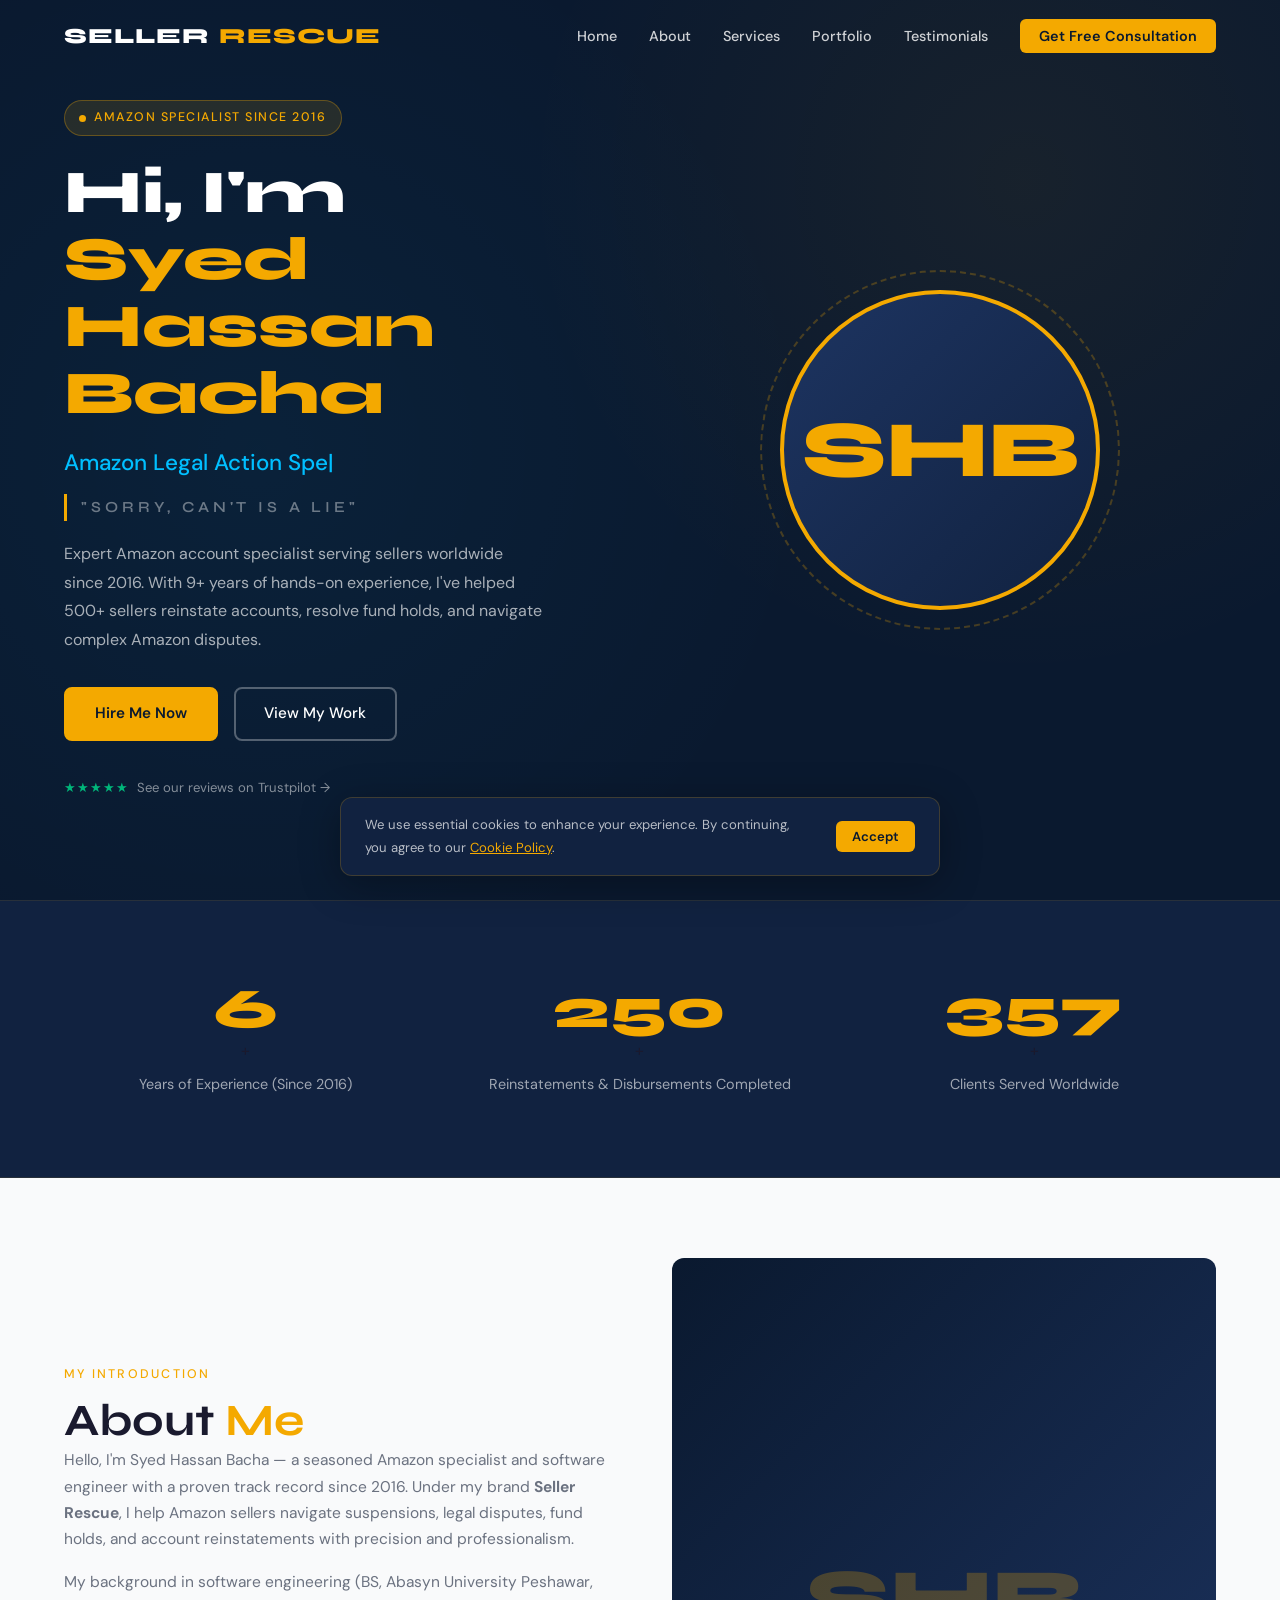
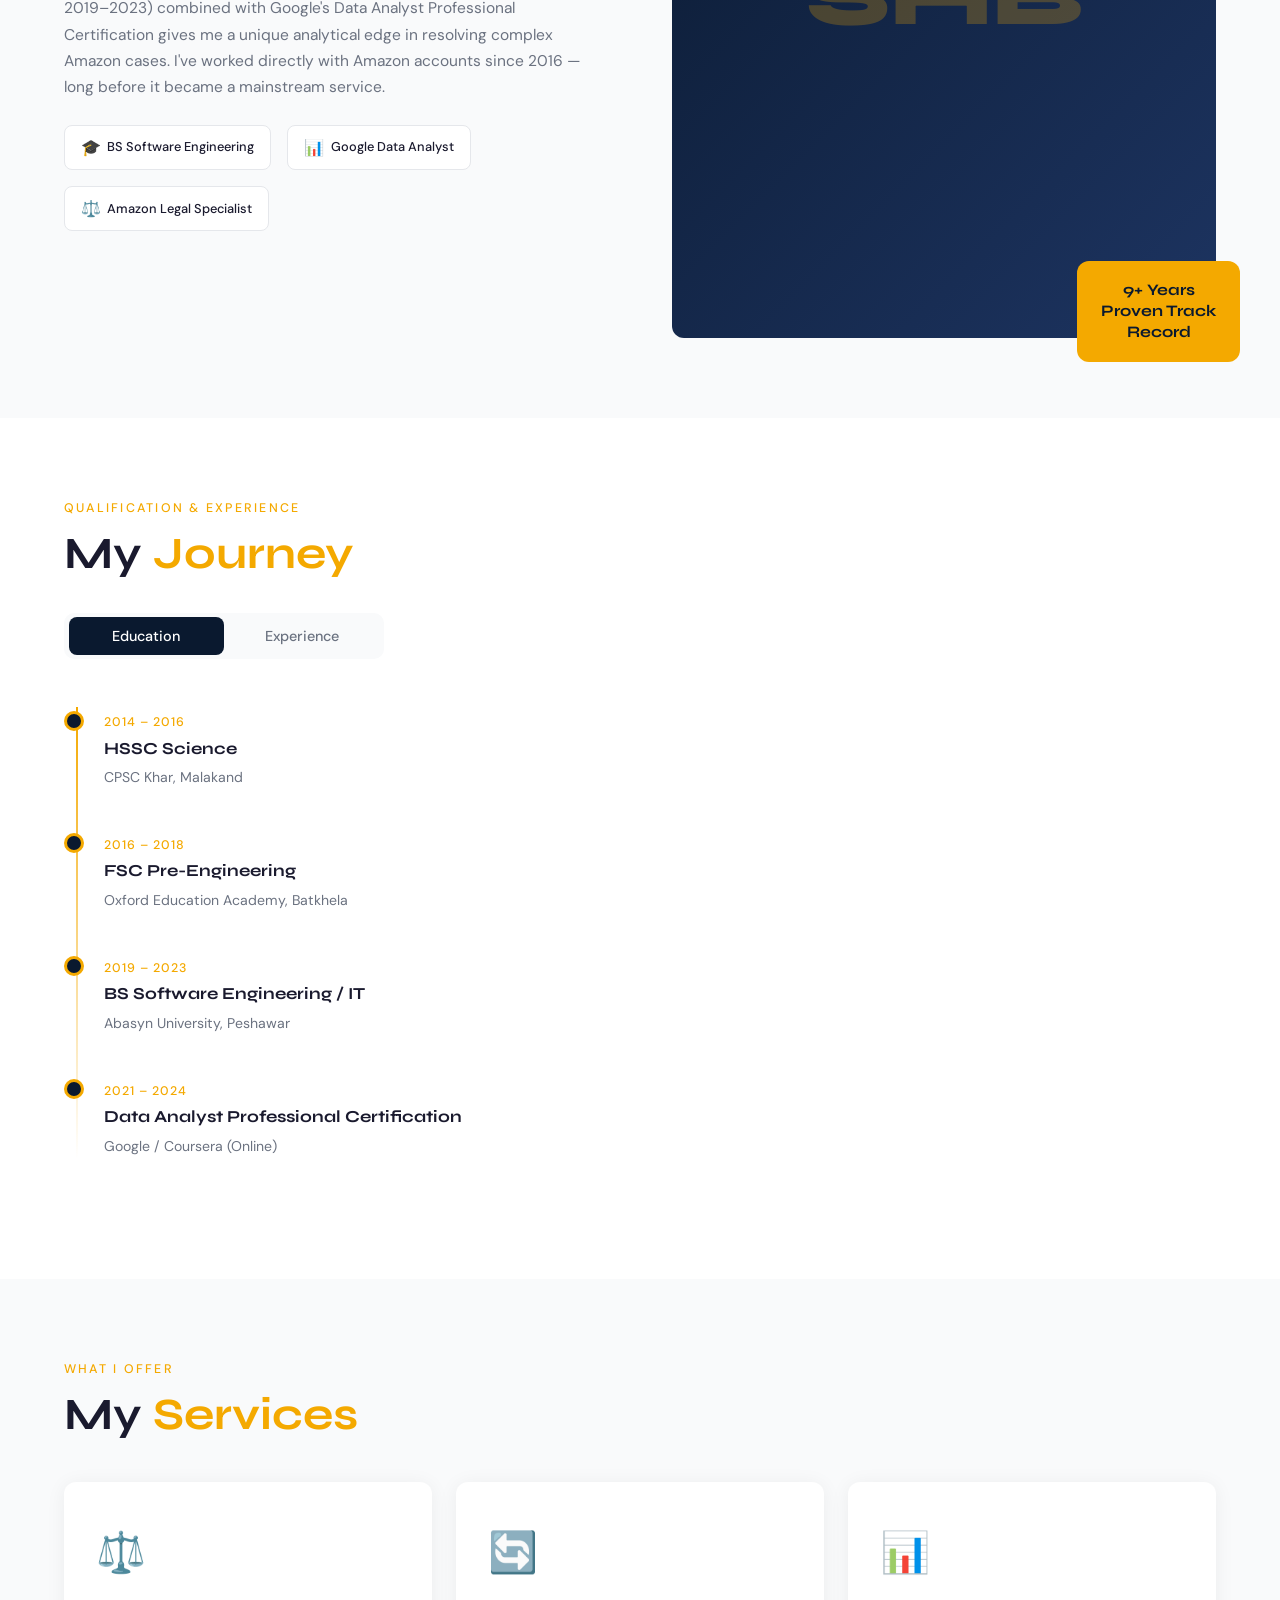
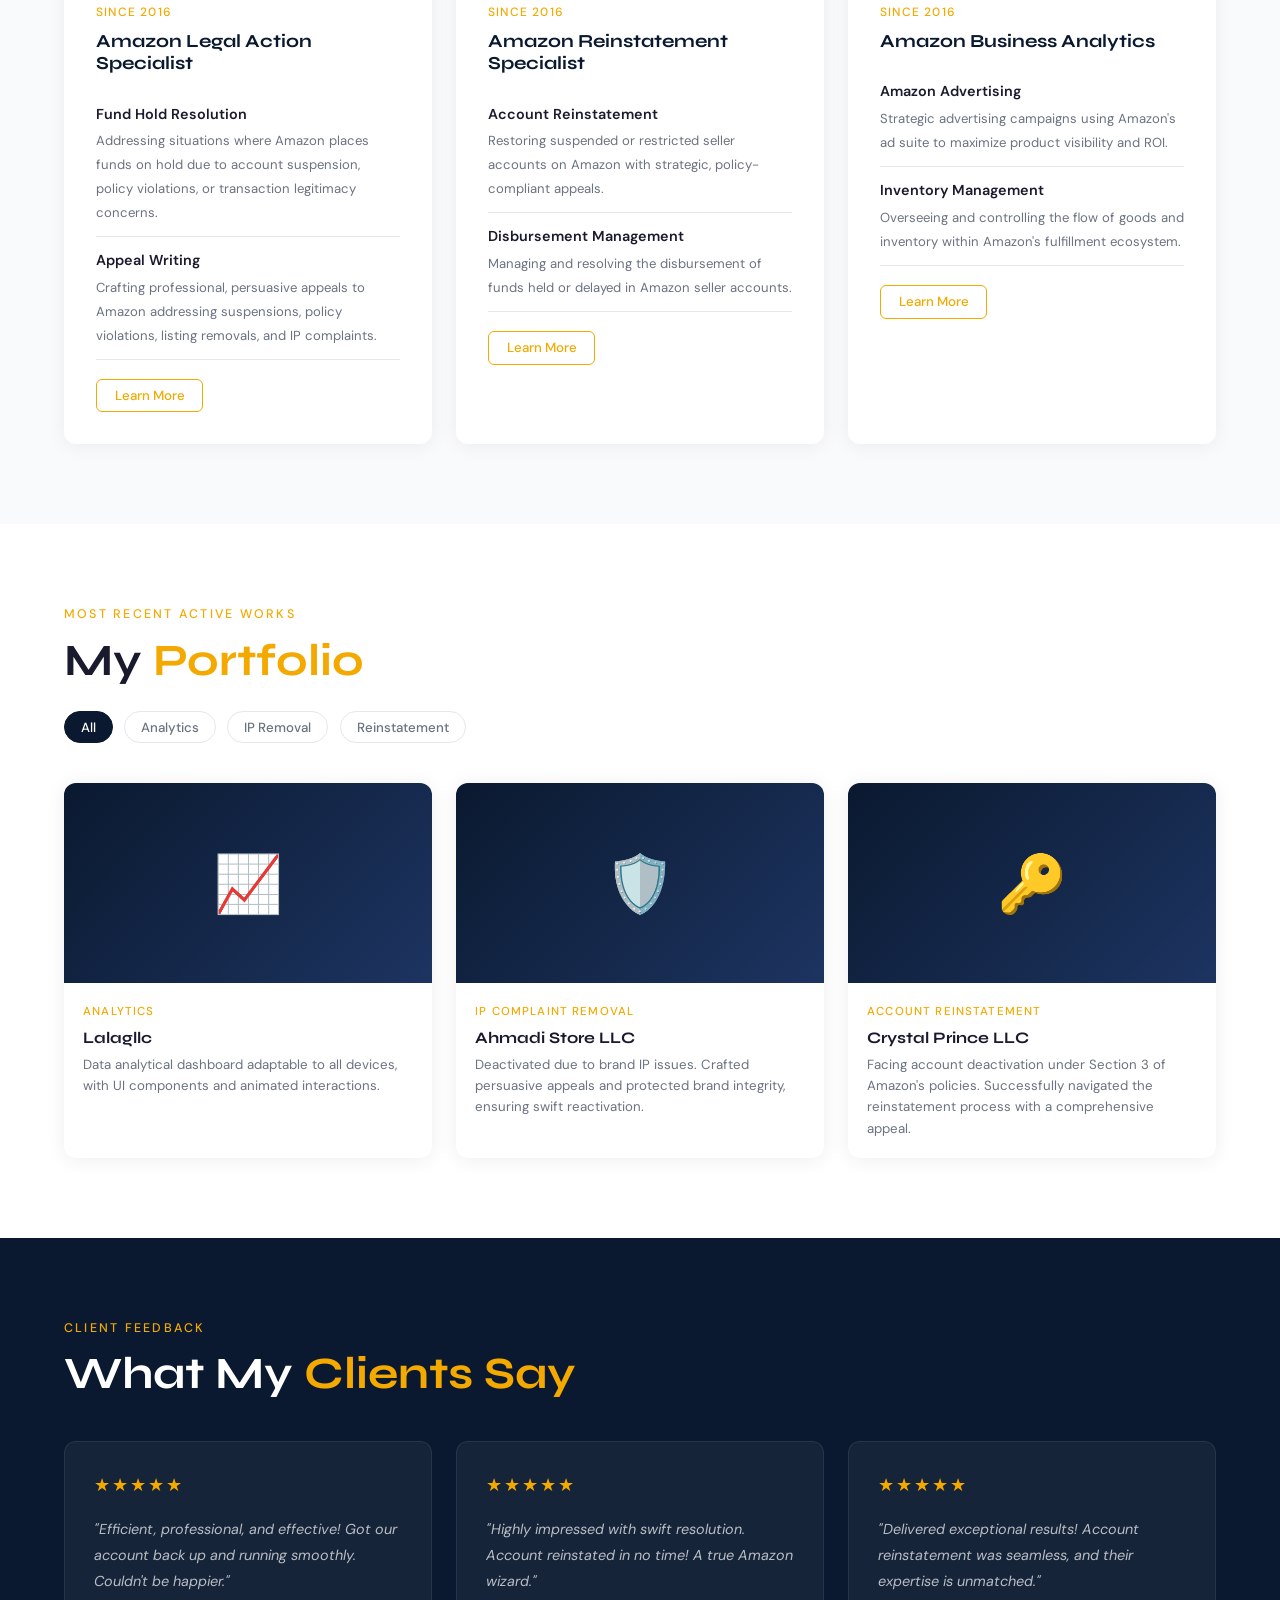
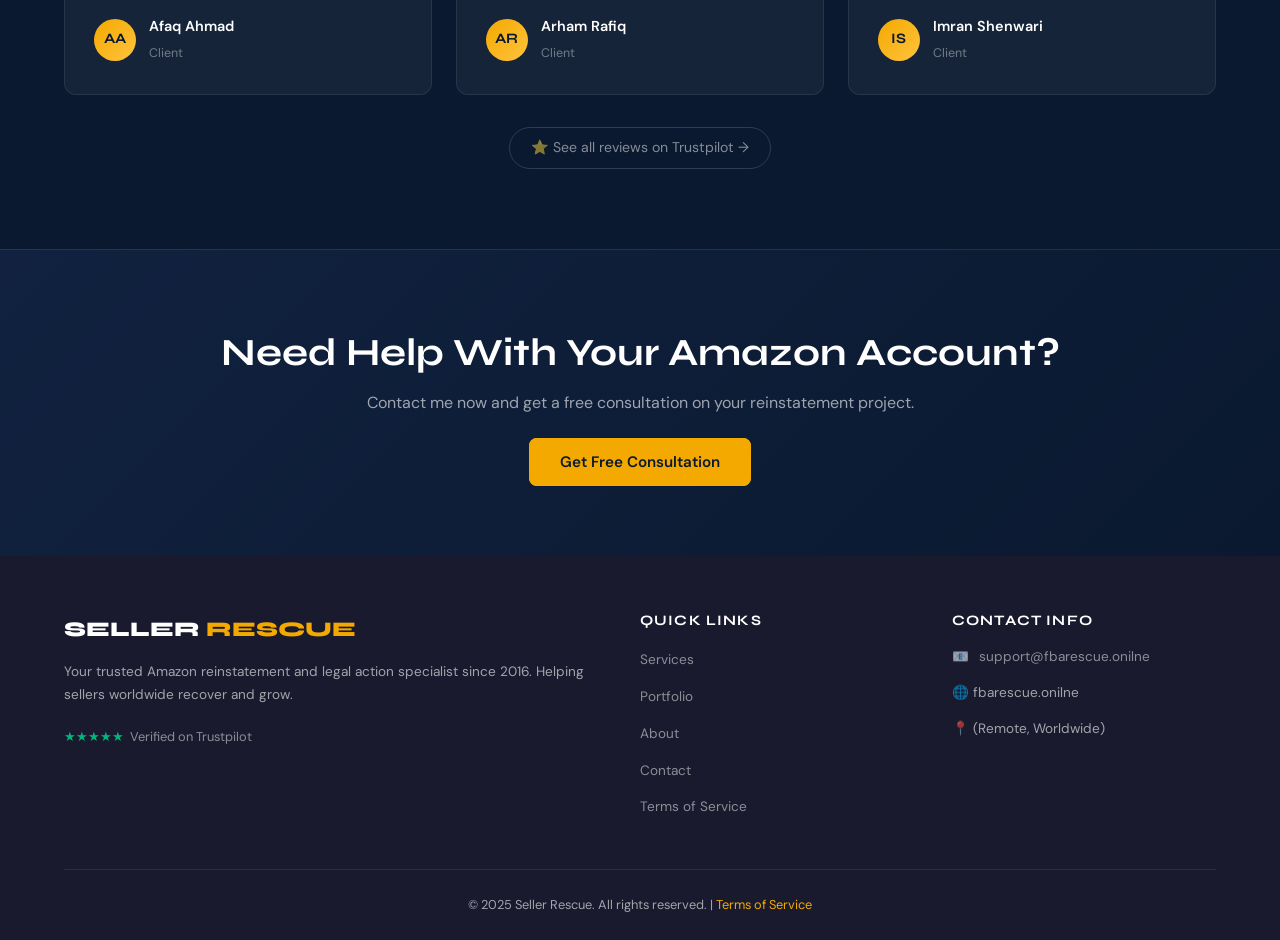
<file: index.html>
<!DOCTYPE html>
<html lang="en">
<head>
<meta charset="UTF-8">
<meta name="viewport" content="width=device-width,initial-scale=1">
<title>Syed Hassan Bacha | Amazon Reinstatement & Legal Specialist | Seller Rescue</title>
<meta name="description" content="Expert Amazon account reinstatement, fund hold resolution, appeal writing, and legal documentation services. 9+ years of experience. 500+ clients served. Contact Seller Rescue today.">
<meta name="keywords" content="Amazon reinstatement specialist, Amazon account suspension, Amazon appeal writing, fund hold resolution, IP complaint removal, Amazon legal specialist, seller rescue, Syed Hassan Bacha">
<meta property="og:title" content="Seller Rescue | Amazon Specialist - Syed Hassan Bacha">
<meta property="og:description" content="Expert Amazon reinstatement, legal action, and business analytics services since 2016.">
<meta name="robots" content="index, follow">
<link rel="preconnect" href="https://fonts.googleapis.com">
<link rel="preconnect" href="https://fonts.gstatic.com" crossorigin>
<link href="https://fonts.googleapis.com/css2?family=Syne:wght@400;600;700;800&family=DM+Sans:ital,wght@0,300;0,400;0,500;1,300&display=swap" rel="stylesheet">
<style>
*,*::before,*::after{box-sizing:border-box;margin:0;padding:0}
:root{
  --navy:#0A192F;
  --navy-light:#112240;
  --navy-mid:#1d3461;
  --gold:#F4A900;
  --gold-light:#ffc33d;
  --white:#FFFFFF;
  --off-white:#F9FAFB;
  --charcoal:#1A1A2E;
  --gray:#6B7280;
  --gray-light:#E5E7EB;
  --accent:#00BFFF;
  --container:1200px;
  --radius:12px;
}
html{scroll-behavior:smooth;font-size:16px}
body{font-family:'DM Sans',sans-serif;background:var(--white);color:var(--charcoal);line-height:1.7;overflow-x:hidden}

/* ── TYPOGRAPHY ── */
h1,h2,h3,h4{font-family:'Syne',sans-serif;line-height:1.2;font-weight:700}
.section-tag{font-family:'DM Sans',sans-serif;font-size:.78rem;font-weight:500;letter-spacing:.18em;text-transform:uppercase;color:var(--gold);display:block;margin-bottom:.5rem}
.section-title{font-size:clamp(1.8rem,3.5vw,2.8rem);color:var(--charcoal)}
.section-title span{color:var(--gold)}

/* ── LAYOUT ── */
.container{max-width:var(--container);margin:0 auto;padding:0 1.5rem}
section{padding:5rem 0}

/* ── SCROLL REVEAL ── */
.reveal{opacity:0;transform:translateY(30px);transition:opacity .7s ease,transform .7s ease}
.reveal.visible{opacity:1;transform:translateY(0)}
.reveal-left{opacity:0;transform:translateX(-30px);transition:opacity .7s ease,transform .7s ease}
.reveal-left.visible{opacity:1;transform:translateX(0)}
.reveal-right{opacity:0;transform:translateX(30px);transition:opacity .7s ease,transform .7s ease}
.reveal-right.visible{opacity:1;transform:translateX(0)}

/* ── NAVBAR ── */
nav{position:fixed;top:0;left:0;right:0;z-index:1000;padding:1.1rem 0;transition:background .4s,backdrop-filter .4s,box-shadow .4s}
nav.scrolled{background:rgba(10,25,47,.92);backdrop-filter:blur(14px);box-shadow:0 4px 30px rgba(0,0,0,.25)}
.nav-inner{display:flex;align-items:center;justify-content:space-between;max-width:var(--container);margin:0 auto;padding:0 1.5rem}
.nav-logo{font-family:'Syne',sans-serif;font-weight:800;font-size:1.35rem;color:var(--white);text-decoration:none;letter-spacing:.05em}
.nav-logo span{color:var(--gold)}
.nav-links{display:flex;gap:2rem;list-style:none}
.nav-links a{color:rgba(255,255,255,.8);text-decoration:none;font-size:.9rem;font-weight:500;transition:color .2s;position:relative}
.nav-links a::after{content:'';position:absolute;bottom:-3px;left:0;width:0;height:2px;background:var(--gold);transition:width .3s}
.nav-links a:hover{color:var(--white)}
.nav-links a:hover::after{width:100%}
.nav-cta{background:var(--gold);color:var(--navy)!important;padding:.5rem 1.2rem;border-radius:6px;font-weight:600!important;transition:background .2s,transform .2s!important}
.nav-cta:hover{background:var(--gold-light);transform:translateY(-1px)!important}
.nav-cta::after{display:none!important}
.hamburger{display:none;flex-direction:column;gap:5px;cursor:pointer;background:none;border:none;padding:.4rem}
.hamburger span{width:24px;height:2px;background:var(--white);transition:all .3s;display:block}
.mobile-menu{display:none;flex-direction:column;gap:0;background:var(--navy);padding:0 1.5rem}
.mobile-menu.open{display:flex}
.mobile-menu a{color:rgba(255,255,255,.85);text-decoration:none;font-size:1rem;padding:.9rem 0;border-bottom:1px solid rgba(255,255,255,.07);transition:color .2s}
.mobile-menu a:hover{color:var(--gold)}
.mobile-menu a.nav-cta{background:var(--gold);color:var(--navy)!important;text-align:center;border-radius:8px;margin:.7rem 0;padding:.8rem;font-weight:600;border-bottom:none}

/* ── HERO ── */
#home{background:var(--navy);min-height:100vh;display:flex;align-items:center;position:relative;overflow:hidden;padding-top:5rem}
.hero-grid{display:grid;grid-template-columns:1fr 1fr;gap:3rem;align-items:center;width:100%}
.hero-badge{display:inline-flex;align-items:center;gap:.5rem;background:rgba(244,169,0,.12);border:1px solid rgba(244,169,0,.3);color:var(--gold);font-size:.78rem;font-weight:500;letter-spacing:.12em;text-transform:uppercase;padding:.4rem .9rem;border-radius:30px;margin-bottom:1.5rem}
.hero-badge::before{content:'';width:7px;height:7px;background:var(--gold);border-radius:50%;animation:pulse 2s infinite}
@keyframes pulse{0%,100%{opacity:1;transform:scale(1)}50%{opacity:.5;transform:scale(1.3)}}
.hero-title{font-size:clamp(2.2rem,5vw,3.8rem);color:var(--white);font-weight:800;margin-bottom:1rem;line-height:1.1}
.hero-title span{color:var(--gold)}
.typewriter-wrap{font-size:clamp(1.1rem,2vw,1.4rem);color:var(--accent);font-weight:500;margin-bottom:.8rem;min-height:2rem}
#typewriter::after{content:'|';animation:blink .7s infinite}
@keyframes blink{0%,100%{opacity:1}50%{opacity:0}}
.hero-tagline{font-family:'Syne',sans-serif;font-size:clamp(.85rem,1.2vw,1rem);font-weight:600;letter-spacing:.25em;text-transform:uppercase;color:rgba(255,255,255,.4);margin-bottom:1.2rem;border-left:3px solid var(--gold);padding-left:.9rem}
.hero-desc{color:rgba(255,255,255,.65);font-size:1rem;max-width:480px;line-height:1.8;margin-bottom:2rem}
.hero-actions{display:flex;gap:1rem;flex-wrap:wrap;margin-bottom:2rem}
.btn-primary{background:var(--gold);color:var(--navy);padding:.75rem 1.8rem;border-radius:8px;font-weight:600;text-decoration:none;font-size:.95rem;transition:all .25s;border:2px solid var(--gold)}
.btn-primary:hover{background:transparent;color:var(--gold);transform:translateY(-2px)}
.btn-secondary{background:transparent;color:var(--white);padding:.75rem 1.8rem;border-radius:8px;font-weight:500;text-decoration:none;font-size:.95rem;border:2px solid rgba(255,255,255,.3);transition:all .25s}
.btn-secondary:hover{border-color:var(--gold);color:var(--gold);transform:translateY(-2px)}
.trustpilot-link{display:inline-flex;align-items:center;gap:.5rem;color:rgba(255,255,255,.5);font-size:.82rem;text-decoration:none;transition:color .2s}
.trustpilot-link:hover{color:var(--gold)}
.trustpilot-stars{color:#00b67a;letter-spacing:1px}
.hero-image-wrap{display:flex;justify-content:center;align-items:center;position:relative}
.hero-avatar{width:320px;height:320px;border-radius:50%;background:linear-gradient(135deg,var(--navy-mid),var(--navy-light));border:4px solid var(--gold);display:flex;align-items:center;justify-content:center;font-family:'Syne',sans-serif;font-size:5rem;color:var(--gold);font-weight:800;position:relative;z-index:1}
.hero-avatar-ring{position:absolute;width:360px;height:360px;border-radius:50%;border:2px dashed rgba(244,169,0,.25);animation:spin 20s linear infinite}
@keyframes spin{to{transform:rotate(360deg)}}
/* geo pattern bg */
#home::before{content:'';position:absolute;inset:0;background-image:radial-gradient(circle at 20% 50%,rgba(0,191,255,.05) 0%,transparent 50%),radial-gradient(circle at 80% 20%,rgba(244,169,0,.06) 0%,transparent 40%);pointer-events:none}

/* ── STATS ── */
#stats{background:var(--navy-light);padding:3.5rem 0;border-top:1px solid rgba(244,169,0,.1);border-bottom:1px solid rgba(244,169,0,.1)}
.stats-grid{display:grid;grid-template-columns:repeat(3,1fr);text-align:center;gap:2rem}
.stat-item{padding:1.5rem}
.stat-num{font-family:'Syne',sans-serif;font-size:clamp(2.5rem,5vw,3.5rem);font-weight:800;color:var(--gold);display:block;line-height:1}
.stat-label{color:rgba(255,255,255,.6);font-size:.9rem;margin-top:.5rem}

/* ── ABOUT ── */
#about{background:var(--off-white)}
.about-grid{display:grid;grid-template-columns:1fr 1fr;gap:4rem;align-items:center}
.about-img-wrap{position:relative}
.about-img{width:100%;aspect-ratio:4/5;object-fit:cover;border-radius:var(--radius);background:linear-gradient(135deg,var(--navy),var(--navy-mid));display:flex;align-items:center;justify-content:center;font-size:6rem;color:rgba(244,169,0,.3)}
.about-img-placeholder{width:100%;aspect-ratio:4/5;border-radius:var(--radius);background:linear-gradient(135deg,var(--navy),var(--navy-mid));display:flex;align-items:center;justify-content:center;font-size:7rem;position:relative;overflow:hidden}
.about-img-placeholder::after{content:'SHB';font-family:'Syne',sans-serif;font-size:5rem;font-weight:800;color:rgba(244,169,0,.25);position:absolute}
.about-accent{position:absolute;bottom:-1.5rem;right:-1.5rem;background:var(--gold);color:var(--navy);padding:1.2rem 1.5rem;border-radius:var(--radius);font-family:'Syne',sans-serif;font-weight:700;font-size:1rem;text-align:center;line-height:1.3}
.about-text p{color:var(--gray);margin-bottom:1rem;font-size:.97rem}
.about-certs{display:flex;gap:1rem;flex-wrap:wrap;margin-top:1.5rem}
.cert-badge{background:var(--white);border:1px solid var(--gray-light);border-radius:8px;padding:.5rem 1rem;font-size:.8rem;font-weight:500;color:var(--charcoal);display:flex;align-items:center;gap:.4rem}
.cert-badge span{font-size:1rem}

/* ── TIMELINE ── */
#journey{background:var(--white)}
.tab-toggle{display:flex;gap:0;background:var(--off-white);border-radius:10px;padding:.3rem;max-width:320px;margin-bottom:3rem}
.tab-btn{flex:1;padding:.6rem 1.2rem;border:none;background:transparent;border-radius:8px;font-family:'DM Sans',sans-serif;font-size:.9rem;font-weight:500;cursor:pointer;transition:all .25s;color:var(--gray)}
.tab-btn.active{background:var(--navy);color:var(--white)}
.tab-content{display:none}
.tab-content.active{display:block}
.timeline{position:relative;padding-left:2.5rem}
.timeline::before{content:'';position:absolute;left:.75rem;top:0;bottom:0;width:2px;background:linear-gradient(to bottom,var(--gold),transparent)}
.tl-item{position:relative;margin-bottom:2.5rem}
.tl-dot{position:absolute;left:-2.5rem;top:.2rem;width:20px;height:20px;background:var(--navy);border:3px solid var(--gold);border-radius:50%;z-index:1}
.tl-date{font-size:.78rem;font-weight:500;color:var(--gold);letter-spacing:.08em;text-transform:uppercase;margin-bottom:.3rem}
.tl-title{font-family:'Syne',sans-serif;font-size:1.05rem;font-weight:700;color:var(--charcoal);margin-bottom:.2rem}
.tl-sub{font-size:.88rem;color:var(--gray)}

/* ── SERVICES ── */
#services{background:var(--off-white)}
.services-grid{display:grid;grid-template-columns:repeat(3,1fr);gap:1.5rem}
.service-card{background:var(--white);border-radius:var(--radius);padding:2rem;border-top:4px solid transparent;box-shadow:0 2px 20px rgba(0,0,0,.06);transition:all .3s;position:relative;overflow:hidden}
.service-card:hover{transform:translateY(-6px);border-top-color:var(--gold);box-shadow:0 12px 40px rgba(0,0,0,.1)}
.service-icon{font-size:2.5rem;margin-bottom:1rem}
.service-since{font-size:.75rem;color:var(--gold);font-weight:500;letter-spacing:.1em;text-transform:uppercase;margin-bottom:.5rem}
.service-card h3{font-size:1.15rem;margin-bottom:1rem;color:var(--navy)}
.service-items{list-style:none}
.service-items li{padding:.7rem 0;border-bottom:1px solid var(--gray-light);font-size:.88rem}
.service-items li:last-child{border-bottom:none}
.service-items li strong{display:block;color:var(--charcoal);font-weight:600;font-size:.9rem;margin-bottom:.2rem}
.service-items li span{color:var(--gray);font-size:.82rem;line-height:1.5}
.service-more{display:none}
.service-items.expanded .service-more{display:block}
.learn-more-btn{margin-top:1.2rem;background:none;border:1px solid var(--gold);color:var(--gold);padding:.45rem 1.1rem;border-radius:6px;font-size:.83rem;font-weight:500;cursor:pointer;transition:all .2s;font-family:'DM Sans',sans-serif}
.learn-more-btn:hover{background:var(--gold);color:var(--navy)}

/* ── PORTFOLIO ── */
#portfolio{background:var(--white)}
.portfolio-filters{display:flex;gap:.7rem;flex-wrap:wrap;margin-bottom:2.5rem}
.filter-btn{padding:.4rem 1rem;border-radius:30px;border:1px solid var(--gray-light);background:none;font-size:.83rem;font-weight:500;cursor:pointer;color:var(--gray);transition:all .2s;font-family:'DM Sans',sans-serif}
.filter-btn.active,.filter-btn:hover{background:var(--navy);color:var(--white);border-color:var(--navy)}
.portfolio-grid{display:grid;grid-template-columns:repeat(3,1fr);gap:1.5rem}
.portfolio-card{border-radius:var(--radius);overflow:hidden;box-shadow:0 2px 20px rgba(0,0,0,.07);background:var(--white);transition:all .3s;position:relative}
.portfolio-card:hover{transform:translateY(-4px);box-shadow:0 16px 45px rgba(0,0,0,.12)}
.portfolio-card-img{height:200px;background:linear-gradient(135deg,var(--navy),var(--navy-mid));display:flex;align-items:center;justify-content:center;font-size:3.5rem;position:relative;overflow:hidden}
.portfolio-overlay{position:absolute;inset:0;background:rgba(10,25,47,.85);display:flex;align-items:center;justify-content:center;opacity:0;transition:opacity .3s}
.portfolio-card:hover .portfolio-overlay{opacity:1}
.portfolio-overlay a{background:var(--gold);color:var(--navy);padding:.55rem 1.2rem;border-radius:6px;font-weight:600;font-size:.85rem;text-decoration:none}
.portfolio-body{padding:1.2rem}
.portfolio-tag{font-size:.72rem;font-weight:500;letter-spacing:.1em;text-transform:uppercase;color:var(--gold);margin-bottom:.4rem;display:block}
.portfolio-body h3{font-size:1rem;margin-bottom:.4rem;color:var(--charcoal)}
.portfolio-body p{font-size:.83rem;color:var(--gray);line-height:1.6}
.portfolio-card[data-hide]{display:none}

/* ── TESTIMONIALS ── */
#testimonials{background:var(--navy);padding:5rem 0}
#testimonials .section-tag{color:var(--gold)}
#testimonials .section-title{color:var(--white)}
.testimonial-grid{display:grid;grid-template-columns:repeat(3,1fr);gap:1.5rem;margin-bottom:2rem}
.testimonial-card{background:rgba(255,255,255,.05);border:1px solid rgba(255,255,255,.08);border-radius:var(--radius);padding:1.8rem;transition:border-color .3s}
.testimonial-card:hover{border-color:rgba(244,169,0,.4)}
.stars{color:var(--gold);font-size:1.1rem;letter-spacing:2px;margin-bottom:1rem}
.testimonial-card p{color:rgba(255,255,255,.7);font-size:.9rem;font-style:italic;line-height:1.8;margin-bottom:1.2rem}
.testimonial-author{display:flex;align-items:center;gap:.8rem}
.author-avatar{width:42px;height:42px;border-radius:50%;background:linear-gradient(135deg,var(--gold),var(--gold-light));display:flex;align-items:center;justify-content:center;font-family:'Syne',sans-serif;font-weight:700;font-size:.9rem;color:var(--navy)}
.author-info strong{display:block;color:var(--white);font-size:.9rem;font-weight:600}
.author-info span{color:rgba(255,255,255,.4);font-size:.78rem}
.tp-link-wrap{text-align:center}
.tp-link{display:inline-flex;align-items:center;gap:.5rem;color:rgba(255,255,255,.5);font-size:.88rem;text-decoration:none;border:1px solid rgba(255,255,255,.15);padding:.5rem 1.3rem;border-radius:30px;transition:all .25s}
.tp-link:hover{border-color:var(--gold);color:var(--gold)}

/* ── CTA BANNER ── */
#cta{background:linear-gradient(135deg,var(--navy-light),var(--navy));text-align:center;padding:5rem 0;border-top:1px solid rgba(244,169,0,.15)}
#cta h2{font-size:clamp(1.8rem,3vw,2.5rem);color:var(--white);margin-bottom:.8rem}
#cta p{color:rgba(255,255,255,.6);margin-bottom:2rem;font-size:1rem}

/* ── FOOTER ── */
footer{background:var(--charcoal);color:rgba(255,255,255,.6);padding:3.5rem 0 1.5rem}
.footer-grid{display:grid;grid-template-columns:2fr 1fr 1fr;gap:3rem;margin-bottom:2.5rem}
.footer-logo{font-family:'Syne',sans-serif;font-weight:800;font-size:1.3rem;color:var(--white);margin-bottom:.8rem}
.footer-logo span{color:var(--gold)}
.footer-bio{font-size:.85rem;line-height:1.7;margin-bottom:1rem}
.footer-tp{display:inline-flex;align-items:center;gap:.4rem;color:rgba(255,255,255,.5);font-size:.8rem;text-decoration:none;transition:color .2s}
.footer-tp:hover{color:var(--gold)}
.footer-tp .tp-stars{color:#00b67a}
.footer-col h4{font-family:'Syne',sans-serif;font-size:.9rem;font-weight:700;color:var(--white);margin-bottom:1rem;text-transform:uppercase;letter-spacing:.08em}
.footer-col ul{list-style:none}
.footer-col ul li{margin-bottom:.6rem}
.footer-col ul li a{color:rgba(255,255,255,.5);text-decoration:none;font-size:.85rem;transition:color .2s}
.footer-col ul li a:hover{color:var(--gold)}
.contact-item{display:flex;align-items:flex-start;gap:.6rem;margin-bottom:.8rem;font-size:.85rem}
.contact-item a{color:rgba(255,255,255,.5);text-decoration:none;transition:color .2s}
.contact-item a:hover{color:var(--gold)}
.footer-bottom{border-top:1px solid rgba(255,255,255,.08);padding-top:1.5rem;text-align:center;font-size:.8rem}

/* ── COOKIE BANNER ── */
.cookie-banner{position:fixed;bottom:1.5rem;left:50%;transform:translateX(-50%);background:var(--navy-light);border:1px solid rgba(244,169,0,.2);border-radius:12px;padding:1rem 1.5rem;display:flex;align-items:center;gap:1.5rem;max-width:600px;width:calc(100% - 2rem);z-index:2000;box-shadow:0 8px 40px rgba(0,0,0,.3)}
.cookie-banner p{font-size:.82rem;color:rgba(255,255,255,.7);flex:1}
.cookie-banner a{color:var(--gold)}
.cookie-accept{background:var(--gold);color:var(--navy);border:none;padding:.45rem 1rem;border-radius:6px;font-weight:600;font-size:.82rem;cursor:pointer;font-family:'DM Sans',sans-serif;white-space:nowrap}
.cookie-banner.hidden{display:none}

/* ── RESPONSIVE ── */
@media(max-width:1024px){
  .services-grid,.portfolio-grid{grid-template-columns:repeat(2,1fr)}
  .testimonial-grid{grid-template-columns:repeat(2,1fr)}
  .hero-grid{gap:2rem}
  .hero-avatar{width:260px;height:260px}
  .hero-avatar-ring{width:300px;height:300px}
}
@media(max-width:768px){
  .nav-links,.nav-cta-desktop{display:none}
  .hamburger{display:flex}
  .hero-grid{grid-template-columns:1fr;text-align:center}
  .hero-image-wrap{order:-1}
  .hero-avatar{width:200px;height:200px;font-size:3.5rem}
  .hero-avatar-ring{width:240px;height:240px}
  .hero-desc{margin:0 auto 1.5rem}
  .hero-actions{justify-content:center}
  .hero-tagline{text-align:left}
  .stats-grid{grid-template-columns:1fr;gap:1rem}
  .about-grid{grid-template-columns:1fr}
  .about-img-wrap{display:none}
  .services-grid{grid-template-columns:1fr}
  .portfolio-grid{grid-template-columns:1fr}
  .testimonial-grid{grid-template-columns:1fr}
  .footer-grid{grid-template-columns:1fr;gap:2rem}
  .cookie-banner{flex-direction:column;gap:.8rem;text-align:center}
}
@media(max-width:480px){
  section{padding:3.5rem 0}
  .hero-actions{flex-direction:column;align-items:center}
}
</style>
</head>
<body>

<!-- NAVBAR -->
<nav id="navbar">
  <div class="nav-inner">
    <a href="#home" class="nav-logo">SELLER <span>RESCUE</span></a>
    <ul class="nav-links">
      <li><a href="#home">Home</a></li>
      <li><a href="#about">About</a></li>
      <li><a href="#services">Services</a></li>
      <li><a href="#portfolio">Portfolio</a></li>
      <li><a href="#testimonials">Testimonials</a></li>
      <li><a href="contact.html" class="nav-cta">Get Free Consultation</a></li>
    </ul>
    <button class="hamburger" id="hamburger" aria-label="Menu">
      <span></span><span></span><span></span>
    </button>
  </div>
  <div class="mobile-menu" id="mobileMenu">
    <a href="#home">Home</a>
    <a href="#about">About</a>
    <a href="#services">Services</a>
    <a href="#portfolio">Portfolio</a>
    <a href="#testimonials">Testimonials</a>
    <a href="contact.html" class="nav-cta">Get Free Consultation</a>
  </div>
</nav>

<!-- HERO -->
<section id="home">
  <div class="container">
    <div class="hero-grid">
      <div class="hero-content reveal-left">
        <span class="hero-badge">Amazon Specialist Since 2016</span>
        <h1 class="hero-title">Hi, I'm<br><span>Syed Hassan Bacha</span></h1>
        <div class="typewriter-wrap"><span id="typewriter"></span></div>
        <p class="hero-tagline">"Sorry, Can't Is A Lie"</p>
        <p class="hero-desc">Expert Amazon account specialist serving sellers worldwide since 2016. With 9+ years of hands-on experience, I've helped 500+ sellers reinstate accounts, resolve fund holds, and navigate complex Amazon disputes.</p>
        <div class="hero-actions">
          <a href="contact.html" class="btn-primary">Hire Me Now</a>
          <a href="#portfolio" class="btn-secondary">View My Work</a>
        </div>
        <a href="https://www.trustpilot.com/review/fbarescue.online" target="_blank" rel="noopener" class="trustpilot-link">
          <span class="trustpilot-stars">★★★★★</span> See our reviews on Trustpilot →
        </a>
      </div>
      <div class="hero-image-wrap reveal-right">
        <div class="hero-avatar-ring"></div>
        <div class="hero-avatar">SHB</div>
      </div>
    </div>
  </div>
</section>

<!-- STATS -->
<section id="stats">
  <div class="container">
    <div class="stats-grid">
      <div class="stat-item reveal">
        <span class="stat-num" data-target="9">0</span>+
        <p class="stat-label">Years of Experience (Since 2016)</p>
      </div>
      <div class="stat-item reveal">
        <span class="stat-num" data-target="350">0</span>+
        <p class="stat-label">Reinstatements & Disbursements Completed</p>
      </div>
      <div class="stat-item reveal">
        <span class="stat-num" data-target="500">0</span>+
        <p class="stat-label">Clients Served Worldwide</p>
      </div>
    </div>
  </div>
</section>

<!-- ABOUT -->
<section id="about">
  <div class="container">
    <div class="about-grid">
      <div class="about-text reveal-left">
        <span class="section-tag">My Introduction</span>
        <h2 class="section-title">About <span>Me</span></h2>
        <p>Hello, I'm Syed Hassan Bacha — a seasoned Amazon specialist and software engineer with a proven track record since 2016. Under my brand <strong>Seller Rescue</strong>, I help Amazon sellers navigate suspensions, legal disputes, fund holds, and account reinstatements with precision and professionalism.</p>
        <p>My background in software engineering (BS, Abasyn University Peshawar, 2019–2023) combined with Google's Data Analyst Professional Certification gives me a unique analytical edge in resolving complex Amazon cases. I've worked directly with Amazon accounts since 2016 — long before it became a mainstream service.</p>
        <div class="about-certs">
          <div class="cert-badge"><span>🎓</span> BS Software Engineering</div>
          <div class="cert-badge"><span>📊</span> Google Data Analyst</div>
          <div class="cert-badge"><span>⚖️</span> Amazon Legal Specialist</div>
        </div>
      </div>
      <div class="about-img-wrap reveal-right">
        <div class="about-img-placeholder"></div>
        <div class="about-accent">9+ Years<br>Proven Track<br>Record</div>
      </div>
    </div>
  </div>
</section>

<!-- JOURNEY / TIMELINE -->
<section id="journey">
  <div class="container">
    <span class="section-tag reveal">Qualification & Experience</span>
    <h2 class="section-title reveal" style="margin-bottom:2rem">My <span>Journey</span></h2>
    <div class="tab-toggle reveal">
      <button class="tab-btn active" onclick="switchTab('education',this)">Education</button>
      <button class="tab-btn" onclick="switchTab('experience',this)">Experience</button>
    </div>
    <div id="education" class="tab-content active">
      <div class="timeline">
        <div class="tl-item reveal">
          <div class="tl-dot"></div>
          <span class="tl-date">2014 – 2016</span>
          <div class="tl-title">HSSC Science</div>
          <div class="tl-sub">CPSC Khar, Malakand</div>
        </div>
        <div class="tl-item reveal">
          <div class="tl-dot"></div>
          <span class="tl-date">2016 – 2018</span>
          <div class="tl-title">FSC Pre-Engineering</div>
          <div class="tl-sub">Oxford Education Academy, Batkhela</div>
        </div>
        <div class="tl-item reveal">
          <div class="tl-dot"></div>
          <span class="tl-date">2019 – 2023</span>
          <div class="tl-title">BS Software Engineering / IT</div>
          <div class="tl-sub">Abasyn University, Peshawar</div>
        </div>
        <div class="tl-item reveal">
          <div class="tl-dot"></div>
          <span class="tl-date">2021 – 2024</span>
          <div class="tl-title">Data Analyst Professional Certification</div>
          <div class="tl-sub">Google / Coursera (Online)</div>
        </div>
      </div>
    </div>
    <div id="experience" class="tab-content">
      <div class="timeline">
        <div class="tl-item reveal">
          <div class="tl-dot"></div>
          <span class="tl-date">2016 – 2024</span>
          <div class="tl-title">Amazon.com Specialist</div>
          <div class="tl-sub">Work From Home — Remote</div>
        </div>
        <div class="tl-item reveal">
          <div class="tl-dot"></div>
          <span class="tl-date">2019 – 2024</span>
          <div class="tl-title">Amazon Reinstatement Expert</div>
          <div class="tl-sub">Work From Home — Remote</div>
        </div>
        <div class="tl-item reveal">
          <div class="tl-dot"></div>
          <span class="tl-date">2022 – Present</span>
          <div class="tl-title">Cyber Security & Web Developer</div>
          <div class="tl-sub">I Soft Karachi</div>
        </div>
      </div>
    </div>
  </div>
</section>

<!-- SERVICES -->
<section id="services">
  <div class="container">
    <span class="section-tag reveal">What I Offer</span>
    <h2 class="section-title reveal" style="margin-bottom:2.5rem">My <span>Services</span></h2>
    <div class="services-grid">
      <!-- Card 1 -->
      <div class="service-card reveal">
        <div class="service-icon">⚖️</div>
        <div class="service-since">Since 2016</div>
        <h3>Amazon Legal Action Specialist</h3>
        <ul class="service-items" id="svc1">
          <li><strong>Fund Hold Resolution</strong><span>Addressing situations where Amazon places funds on hold due to account suspension, policy violations, or transaction legitimacy concerns.</span></li>
          <li><strong>Appeal Writing</strong><span>Crafting professional, persuasive appeals to Amazon addressing suspensions, policy violations, listing removals, and IP complaints.</span></li>
          <li class="service-more"><strong>Legal Documentation</strong><span>Preparing and submitting precise legal documents for dispute resolution processes with Amazon.</span></li>
          <li class="service-more"><strong>Arbitration</strong><span>Alternative dispute resolution with neutral arbitrators, outside of court, for complex Amazon seller disputes.</span></li>
        </ul>
        <button class="learn-more-btn" onclick="toggleService('svc1',this)">Learn More</button>
      </div>
      <!-- Card 2 -->
      <div class="service-card reveal">
        <div class="service-icon">🔄</div>
        <div class="service-since">Since 2016</div>
        <h3>Amazon Reinstatement Specialist</h3>
        <ul class="service-items" id="svc2">
          <li><strong>Account Reinstatement</strong><span>Restoring suspended or restricted seller accounts on Amazon with strategic, policy-compliant appeals.</span></li>
          <li><strong>Disbursement Management</strong><span>Managing and resolving the disbursement of funds held or delayed in Amazon seller accounts.</span></li>
          <li class="service-more"><strong>IP Complaint Removal</strong><span>Addressing intellectual property complaints against seller listings to protect your brand and restore access.</span></li>
          <li class="service-more"><strong>Listing Activation</strong><span>Reactivating deactivated or suppressed product listings on Amazon's marketplace.</span></li>
        </ul>
        <button class="learn-more-btn" onclick="toggleService('svc2',this)">Learn More</button>
      </div>
      <!-- Card 3 -->
      <div class="service-card reveal">
        <div class="service-icon">📊</div>
        <div class="service-since">Since 2016</div>
        <h3>Amazon Business Analytics</h3>
        <ul class="service-items" id="svc3">
          <li><strong>Amazon Advertising</strong><span>Strategic advertising campaigns using Amazon's ad suite to maximize product visibility and ROI.</span></li>
          <li><strong>Inventory Management</strong><span>Overseeing and controlling the flow of goods and inventory within Amazon's fulfillment ecosystem.</span></li>
          <li class="service-more"><strong>Amazon Web Services (AWS)</strong><span>Cloud computing solutions for sellers leveraging Amazon's comprehensive AWS platform for business operations.</span></li>
          <li class="service-more"><strong>Seller Central Management</strong><span>Complete management of your Amazon Seller Central account — listings, performance, cases, and compliance.</span></li>
        </ul>
        <button class="learn-more-btn" onclick="toggleService('svc3',this)">Learn More</button>
      </div>
    </div>
  </div>
</section>

<!-- PORTFOLIO -->
<section id="portfolio">
  <div class="container">
    <span class="section-tag reveal">Most Recent Active Works</span>
    <h2 class="section-title reveal" style="margin-bottom:1.5rem">My <span>Portfolio</span></h2>
    <div class="portfolio-filters reveal">
      <button class="filter-btn active" data-filter="all">All</button>
      <button class="filter-btn" data-filter="Analytics">Analytics</button>
      <button class="filter-btn" data-filter="IP Complaint Removal">IP Removal</button>
      <button class="filter-btn" data-filter="Account Reinstatement">Reinstatement</button>
    </div>
    <div class="portfolio-grid">
      <div class="portfolio-card reveal" data-category="Analytics">
        <div class="portfolio-card-img">📈</div>
        <div class="portfolio-overlay"><a href="#">View Case Study</a></div>
        <div class="portfolio-body">
          <span class="portfolio-tag">Analytics</span>
          <h3>Lalagllc</h3>
          <p>Data analytical dashboard adaptable to all devices, with UI components and animated interactions.</p>
        </div>
      </div>
      <div class="portfolio-card reveal" data-category="IP Complaint Removal">
        <div class="portfolio-card-img">🛡️</div>
        <div class="portfolio-overlay"><a href="#">View Case Study</a></div>
        <div class="portfolio-body">
          <span class="portfolio-tag">IP Complaint Removal</span>
          <h3>Ahmadi Store LLC</h3>
          <p>Deactivated due to brand IP issues. Crafted persuasive appeals and protected brand integrity, ensuring swift reactivation.</p>
        </div>
      </div>
      <div class="portfolio-card reveal" data-category="Account Reinstatement">
        <div class="portfolio-card-img">🔑</div>
        <div class="portfolio-overlay"><a href="#">View Case Study</a></div>
        <div class="portfolio-body">
          <span class="portfolio-tag">Account Reinstatement</span>
          <h3>Crystal Prince LLC</h3>
          <p>Facing account deactivation under Section 3 of Amazon's policies. Successfully navigated the reinstatement process with a comprehensive appeal.</p>
        </div>
      </div>
    </div>
  </div>
</section>

<!-- TESTIMONIALS -->
<section id="testimonials">
  <div class="container">
    <span class="section-tag reveal">Client Feedback</span>
    <h2 class="section-title reveal" style="margin-bottom:2.5rem">What My <span>Clients Say</span></h2>
    <div class="testimonial-grid">
      <div class="testimonial-card reveal">
        <div class="stars">★★★★★</div>
        <p>"Efficient, professional, and effective! Got our account back up and running smoothly. Couldn't be happier."</p>
        <div class="testimonial-author">
          <div class="author-avatar">AA</div>
          <div class="author-info"><strong>Afaq Ahmad</strong><span>Client</span></div>
        </div>
      </div>
      <div class="testimonial-card reveal">
        <div class="stars">★★★★★</div>
        <p>"Highly impressed with swift resolution. Account reinstated in no time! A true Amazon wizard."</p>
        <div class="testimonial-author">
          <div class="author-avatar">AR</div>
          <div class="author-info"><strong>Arham Rafiq</strong><span>Client</span></div>
        </div>
      </div>
      <div class="testimonial-card reveal">
        <div class="stars">★★★★★</div>
        <p>"Delivered exceptional results! Account reinstatement was seamless, and their expertise is unmatched."</p>
        <div class="testimonial-author">
          <div class="author-avatar">IS</div>
          <div class="author-info"><strong>Imran Shenwari</strong><span>Client</span></div>
        </div>
      </div>
    </div>
    <div class="tp-link-wrap reveal">
      <a href="https://www.trustpilot.com/review/fbarescue.online" target="_blank" rel="noopener" class="tp-link">
        ⭐ See all reviews on Trustpilot →
      </a>
    </div>
  </div>
</section>

<!-- CTA BANNER -->
<section id="cta">
  <div class="container reveal">
    <h2>Need Help With Your Amazon Account?</h2>
    <p>Contact me now and get a free consultation on your reinstatement project.</p>
    <a href="contact.html" class="btn-primary">Get Free Consultation</a>
  </div>
</section>

<!-- FOOTER -->
<footer>
  <div class="container">
    <div class="footer-grid">
      <div>
        <div class="footer-logo">SELLER <span>RESCUE</span></div>
        <p class="footer-bio">Your trusted Amazon reinstatement and legal action specialist since 2016. Helping sellers worldwide recover and grow.</p>
        <a href="https://www.trustpilot.com/review/amzonattorney.site" target="_blank" rel="noopener" class="footer-tp">
          <span class="tp-stars">★★★★★</span> Verified on Trustpilot
        </a>
      </div>
      <div class="footer-col">
        <h4>Quick Links</h4>
        <ul>
          <li><a href="#services">Services</a></li>
          <li><a href="#portfolio">Portfolio</a></li>
          <li><a href="#about">About</a></li>
          <li><a href="contact.html">Contact</a></li>
          <li><a href="terms.html">Terms of Service</a></li>
        </ul>
      </div>
      <div class="footer-col">
        <h4>Contact Info</h4>
        <div class="contact-item">📧 <a href="mailto:support@fbarescue.online">support@fbarescue.onilne</a></div>
        <div class="contact-item">🌐 fbarescue.onilne</div>
        <div class="contact-item">📍 (Remote, Worldwide)</div>
      </div>
    </div>
    <div class="footer-bottom">
      <p>© 2025 Seller Rescue. All rights reserved. | <a href="terms.html" style="color:var(--gold);text-decoration:none">Terms of Service</a></p>
    </div>
  </div>
</footer>

<!-- COOKIE BANNER -->
<div class="cookie-banner" id="cookieBanner">
  <p>We use essential cookies to enhance your experience. By continuing, you agree to our <a href="terms.html">Cookie Policy</a>.</p>
  <button class="cookie-accept" onclick="acceptCookies()">Accept</button>
</div>

<script>
// ── NAVBAR SCROLL
const navbar = document.getElementById('navbar');
window.addEventListener('scroll',()=>{
  navbar.classList.toggle('scrolled', window.scrollY > 60);
});

// ── HAMBURGER
const hamburger = document.getElementById('hamburger');
const mobileMenu = document.getElementById('mobileMenu');
hamburger.addEventListener('click',()=>mobileMenu.classList.toggle('open'));
mobileMenu.querySelectorAll('a').forEach(a=>a.addEventListener('click',()=>mobileMenu.classList.remove('open')));

// ── TYPEWRITER
const phrases = ['Amazon Legal Action Specialist','Amazon Reinstatement Expert','Seller Rescue Consultant'];
let pi=0,ci=0,deleting=false;
const tw = document.getElementById('typewriter');
function type(){
  const phrase = phrases[pi];
  if(!deleting){ tw.textContent = phrase.slice(0,++ci); if(ci===phrase.length){deleting=true;setTimeout(type,1800);return;} }
  else { tw.textContent = phrase.slice(0,--ci); if(ci===0){deleting=false;pi=(pi+1)%phrases.length;} }
  setTimeout(type, deleting?50:90);
}
type();

// ── SCROLL REVEAL
const observer = new IntersectionObserver((entries)=>{
  entries.forEach(e=>{ if(e.isIntersecting) e.target.classList.add('visible'); });
},{threshold:0.1});
document.querySelectorAll('.reveal,.reveal-left,.reveal-right').forEach(el=>observer.observe(el));

// ── COUNT-UP
const statNums = document.querySelectorAll('.stat-num[data-target]');
const statObserver = new IntersectionObserver((entries)=>{
  entries.forEach(e=>{
    if(e.isIntersecting){
      const el = e.target, target = +el.dataset.target, duration=1500, step=target/duration*16;
      let current=0;
      const timer=setInterval(()=>{
        current+=step; if(current>=target){el.textContent=target;clearInterval(timer);}
        else el.textContent=Math.floor(current);
      },16);
      statObserver.unobserve(el);
    }
  });
},{threshold:0.3});
statNums.forEach(n=>statObserver.observe(n));

// ── TAB TOGGLE
function switchTab(id, btn){
  document.querySelectorAll('.tab-content').forEach(t=>t.classList.remove('active'));
  document.querySelectorAll('.tab-btn').forEach(b=>b.classList.remove('active'));
  document.getElementById(id).classList.add('active');
  btn.classList.add('active');
}

// ── SERVICE TOGGLE
function toggleService(id, btn){
  const ul = document.getElementById(id);
  ul.classList.toggle('expanded');
  btn.textContent = ul.classList.contains('expanded')?'Show Less':'Learn More';
}

// ── PORTFOLIO FILTER
document.querySelectorAll('.filter-btn').forEach(btn=>{
  btn.addEventListener('click',function(){
    document.querySelectorAll('.filter-btn').forEach(b=>b.classList.remove('active'));
    this.classList.add('active');
    const filter = this.dataset.filter;
    document.querySelectorAll('.portfolio-card').forEach(card=>{
      if(filter==='all'||card.dataset.category===filter){
        card.removeAttribute('data-hide'); card.style.display='';
      } else { card.setAttribute('data-hide','1'); card.style.display='none'; }
    });
  });
});

// ── COOKIE
function acceptCookies(){document.getElementById('cookieBanner').classList.add('hidden');}
if(document.cookie.includes('cookies_accepted')){document.getElementById('cookieBanner').classList.add('hidden');}
</script>
</body>
</html>
</file>
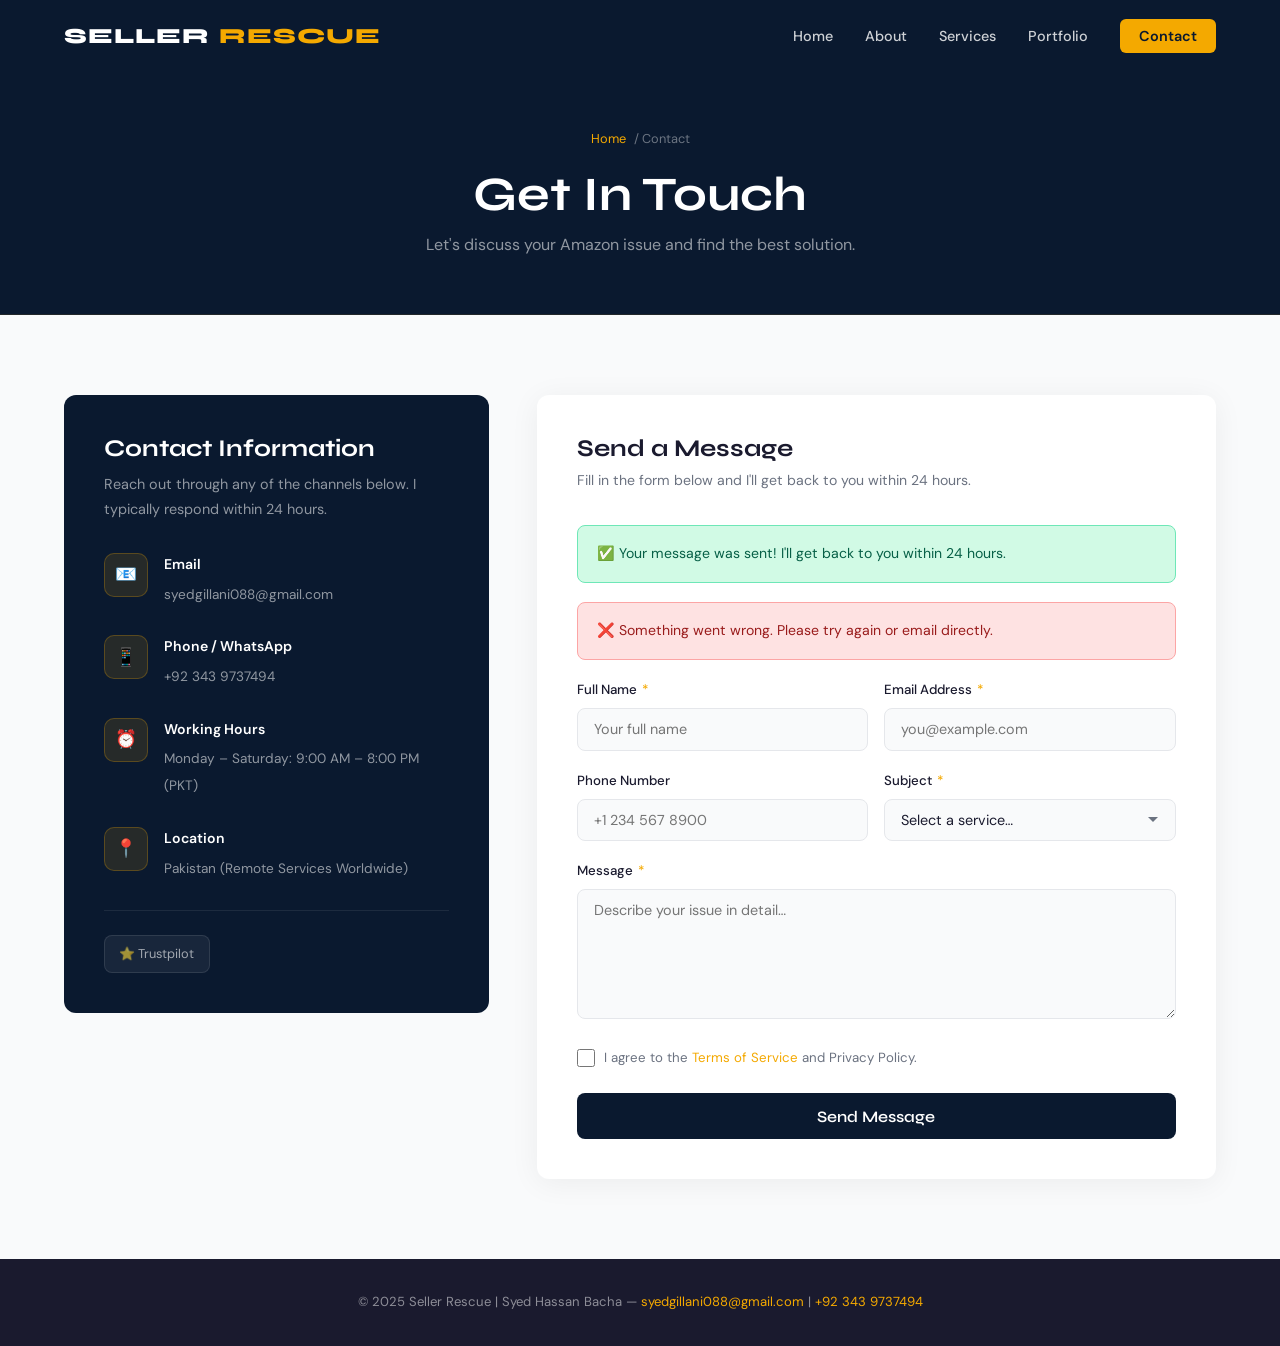
<file: contact.html>
<!DOCTYPE html>
<html lang="en">
<head>
<meta charset="UTF-8">
<meta name="viewport" content="width=device-width,initial-scale=1">
<title>Contact | Seller Rescue — Syed Hassan Bacha</title>
<meta name="description" content="Contact Syed Hassan Bacha for expert Amazon reinstatement, appeal writing, and legal action services. Get a free consultation today.">
<meta name="robots" content="index, follow">
<link rel="preconnect" href="https://fonts.googleapis.com">
<link rel="preconnect" href="https://fonts.gstatic.com" crossorigin>
<link href="https://fonts.googleapis.com/css2?family=Syne:wght@400;600;700;800&family=DM+Sans:ital,wght@0,300;0,400;0,500;1,300&display=swap" rel="stylesheet">
<style>
*,*::before,*::after{box-sizing:border-box;margin:0;padding:0}
:root{--navy:#0A192F;--navy-light:#112240;--gold:#F4A900;--gold-light:#ffc33d;--white:#FFFFFF;--off-white:#F9FAFB;--charcoal:#1A1A2E;--gray:#6B7280;--gray-light:#E5E7EB;--accent:#00BFFF;--container:1200px;--radius:12px}
html{scroll-behavior:smooth}
body{font-family:'DM Sans',sans-serif;background:var(--off-white);color:var(--charcoal);line-height:1.7;min-height:100vh}
h1,h2,h3,h4{font-family:'Syne',sans-serif;font-weight:700;line-height:1.2}
.container{max-width:var(--container);margin:0 auto;padding:0 1.5rem}

/* ── NAVBAR ── */
nav{background:var(--navy);padding:1.1rem 0}
.nav-inner{display:flex;align-items:center;justify-content:space-between;max-width:var(--container);margin:0 auto;padding:0 1.5rem}
.nav-logo{font-family:'Syne',sans-serif;font-weight:800;font-size:1.35rem;color:var(--white);text-decoration:none;letter-spacing:.05em}
.nav-logo span{color:var(--gold)}
.nav-links{display:flex;gap:2rem;list-style:none}
.nav-links a{color:rgba(255,255,255,.8);text-decoration:none;font-size:.9rem;font-weight:500;transition:color .2s}
.nav-links a:hover,.nav-links a.active{color:var(--gold)}
.nav-cta{background:var(--gold);color:var(--navy)!important;padding:.5rem 1.2rem;border-radius:6px;font-weight:600!important}
.hamburger{display:none;flex-direction:column;gap:5px;cursor:pointer;background:none;border:none;padding:.4rem}
.hamburger span{width:24px;height:2px;background:var(--white);display:block}
.mobile-menu{display:none;flex-direction:column;background:var(--navy);padding:0 1.5rem}
.mobile-menu.open{display:flex}
.mobile-menu a{color:rgba(255,255,255,.85);text-decoration:none;font-size:1rem;padding:.9rem 0;border-bottom:1px solid rgba(255,255,255,.07);transition:color .2s}
.mobile-menu a:hover{color:var(--gold)}

/* ── PAGE HEADER ── */
.page-header{background:var(--navy);padding:3.5rem 0;text-align:center;border-bottom:1px solid rgba(244,169,0,.1)}
.page-header h1{color:var(--white);font-size:clamp(2rem,4vw,3rem);margin-bottom:.5rem}
.page-header p{color:rgba(255,255,255,.55);font-size:1rem}
.breadcrumb{display:flex;align-items:center;justify-content:center;gap:.5rem;font-size:.8rem;color:rgba(255,255,255,.4);margin-bottom:1rem}
.breadcrumb a{color:var(--gold);text-decoration:none}

/* ── CONTACT SECTION ── */
.contact-section{padding:5rem 0}
.contact-grid{display:grid;grid-template-columns:1fr 1.6fr;gap:3rem;align-items:start}
.contact-info-panel{background:var(--navy);border-radius:var(--radius);padding:2.5rem;color:var(--white)}
.contact-info-panel h2{font-size:1.5rem;margin-bottom:.5rem}
.contact-info-panel>p{color:rgba(255,255,255,.55);font-size:.9rem;margin-bottom:2rem;line-height:1.7}
.info-item{display:flex;gap:1rem;align-items:flex-start;margin-bottom:1.8rem}
.info-icon{width:44px;height:44px;min-width:44px;background:rgba(244,169,0,.12);border:1px solid rgba(244,169,0,.25);border-radius:10px;display:flex;align-items:center;justify-content:center;font-size:1.1rem}
.info-text strong{display:block;color:var(--white);font-size:.88rem;font-weight:600;margin-bottom:.15rem}
.info-text a,.info-text span{color:rgba(255,255,255,.55);font-size:.85rem;text-decoration:none;transition:color .2s}
.info-text a:hover{color:var(--gold)}
.divider{border:none;border-top:1px solid rgba(255,255,255,.08);margin:1.5rem 0}
.social-links{display:flex;gap:.7rem;flex-wrap:wrap}
.social-link{display:inline-flex;align-items:center;gap:.4rem;background:rgba(255,255,255,.06);border:1px solid rgba(255,255,255,.1);border-radius:8px;padding:.45rem .9rem;font-size:.8rem;color:rgba(255,255,255,.6);text-decoration:none;transition:all .2s}
.social-link:hover{background:rgba(244,169,0,.1);border-color:rgba(244,169,0,.3);color:var(--gold)}

/* ── FORM PANEL ── */
.form-panel{background:var(--white);border-radius:var(--radius);padding:2.5rem;box-shadow:0 4px 30px rgba(0,0,0,.06)}
.form-panel h2{font-size:1.5rem;margin-bottom:.3rem;color:var(--charcoal)}
.form-panel>p{color:var(--gray);font-size:.88rem;margin-bottom:2rem}
.form-row{display:grid;grid-template-columns:1fr 1fr;gap:1rem}
.field{margin-bottom:1.2rem}
.field label{display:block;font-size:.83rem;font-weight:500;color:var(--charcoal);margin-bottom:.4rem}
.field label .req{color:var(--gold);margin-left:2px}
.field input,.field select,.field textarea{width:100%;padding:.7rem 1rem;border:1.5px solid var(--gray-light);border-radius:8px;font-family:'DM Sans',sans-serif;font-size:.9rem;color:var(--charcoal);background:var(--off-white);transition:border-color .2s,box-shadow .2s;outline:none}
.field input:focus,.field select:focus,.field textarea:focus{border-color:var(--gold);box-shadow:0 0 0 3px rgba(244,169,0,.1);background:var(--white)}
.field textarea{resize:vertical;min-height:130px}
.field select{appearance:none;background-image:url("data:image/svg+xml,%3Csvg xmlns='http://www.w3.org/2000/svg' width='12' height='12' viewBox='0 0 12 12'%3E%3Cpath fill='%236B7280' d='M6 8L1 3h10z'/%3E%3C/svg%3E");background-repeat:no-repeat;background-position:right 1rem center;cursor:pointer}
.checkbox-field{display:flex;align-items:flex-start;gap:.6rem;margin-bottom:1.5rem}
.checkbox-field input[type="checkbox"]{min-width:18px;height:18px;margin-top:.15rem;cursor:pointer;accent-color:var(--gold)}
.checkbox-field label{font-size:.83rem;color:var(--gray);cursor:pointer}
.checkbox-field label a{color:var(--gold);text-decoration:none}
.submit-btn{width:100%;background:var(--navy);color:var(--white);border:none;padding:.85rem 2rem;border-radius:8px;font-family:'Syne',sans-serif;font-size:1rem;font-weight:600;cursor:pointer;transition:all .25s;position:relative;display:flex;align-items:center;justify-content:center;gap:.6rem}
.submit-btn:hover{background:var(--gold);color:var(--navy)}
.spinner{width:16px;height:16px;border:2px solid rgba(255,255,255,.3);border-top-color:var(--white);border-radius:50%;animation:spin .7s linear infinite;display:none}
@keyframes spin{to{transform:rotate(360deg)}}
.submit-btn.loading .spinner{display:block}
.form-alert{padding:1rem 1.2rem;border-radius:8px;font-size:.88rem;margin-bottom:1.2rem;display:none}
.form-alert.success{background:#d1fae5;border:1px solid #6ee7b7;color:#065f46;display:block}
.form-alert.error{background:#fee2e2;border:1px solid #fca5a5;color:#991b1b;display:block}

/* ── FOOTER ── */
footer{background:var(--charcoal);color:rgba(255,255,255,.5);padding:2rem 0;text-align:center;font-size:.82rem}
footer a{color:var(--gold);text-decoration:none}

/* ── RESPONSIVE ── */
@media(max-width:900px){.contact-grid{grid-template-columns:1fr}}
@media(max-width:768px){.nav-links{display:none}.hamburger{display:flex}.form-row{grid-template-columns:1fr}}
</style>
</head>
<body>

<!-- NAVBAR -->
<nav>
  <div class="nav-inner">
    <a href="index.html" class="nav-logo">SELLER <span>RESCUE</span></a>
    <ul class="nav-links">
      <li><a href="index.html">Home</a></li>
      <li><a href="index.html#about">About</a></li>
      <li><a href="index.html#services">Services</a></li>
      <li><a href="index.html#portfolio">Portfolio</a></li>
      <li><a href="contact.html" class="active nav-cta">Contact</a></li>
    </ul>
    <button class="hamburger" id="hamburger"><span></span><span></span><span></span></button>
  </div>
  <div class="mobile-menu" id="mobileMenu">
    <a href="index.html">Home</a>
    <a href="index.html#about">About</a>
    <a href="index.html#services">Services</a>
    <a href="index.html#portfolio">Portfolio</a>
    <a href="contact.html">Contact</a>
  </div>
</nav>

<!-- PAGE HEADER -->
<div class="page-header">
  <div class="breadcrumb"><a href="index.html">Home</a> / Contact</div>
  <h1>Get In Touch</h1>
  <p>Let's discuss your Amazon issue and find the best solution.</p>
</div>

<!-- CONTACT SECTION -->
<section class="contact-section">
  <div class="container">
    <div class="contact-grid">
      <!-- Left: Info -->
      <div class="contact-info-panel">
        <h2>Contact Information</h2>
        <p>Reach out through any of the channels below. I typically respond within 24 hours.</p>
        <div class="info-item">
          <div class="info-icon">📧</div>
          <div class="info-text">
            <strong>Email</strong>
            <a href="mailto:syedgillani088@gmail.com">syedgillani088@gmail.com</a>
          </div>
        </div>
        <div class="info-item">
          <div class="info-icon">📱</div>
          <div class="info-text">
            <strong>Phone / WhatsApp</strong>
            <a href="tel:+923439737494">+92 343 9737494</a>
          </div>
        </div>
        <div class="info-item">
          <div class="info-icon">⏰</div>
          <div class="info-text">
            <strong>Working Hours</strong>
            <span>Monday – Saturday: 9:00 AM – 8:00 PM (PKT)</span>
          </div>
        </div>
        <div class="info-item">
          <div class="info-icon">📍</div>
          <div class="info-text">
            <strong>Location</strong>
            <span>Pakistan (Remote Services Worldwide)</span>
          </div>
        </div>
        <hr class="divider">
        <div class="social-links">
          <a href="https://www.trustpilot.com/review/fbarescue.online" target="_blank" rel="noopener" class="social-link">⭐ Trustpilot</a>
        </div>
      </div>

      <!-- Right: Form -->
      <div class="form-panel">
        <h2>Send a Message</h2>
        <p>Fill in the form below and I'll get back to you within 24 hours.</p>
        <div id="formSuccess" class="form-alert success">✅ Your message was sent! I'll get back to you within 24 hours.</div>
        <div id="formError" class="form-alert error">❌ Something went wrong. Please try again or email directly.</div>

        <form id="contactForm" novalidate>
          <!-- Honeypot (hidden) -->
          <input type="text" name="website" style="display:none" tabindex="-1" autocomplete="off">

          <div class="form-row">
            <div class="field">
              <label>Full Name <span class="req">*</span></label>
              <input type="text" name="name" placeholder="Your full name" required>
            </div>
            <div class="field">
              <label>Email Address <span class="req">*</span></label>
              <input type="email" name="email" placeholder="you@example.com" required>
            </div>
          </div>
          <div class="form-row">
            <div class="field">
              <label>Phone Number</label>
              <input type="tel" name="phone" placeholder="+1 234 567 8900">
            </div>
            <div class="field">
              <label>Subject <span class="req">*</span></label>
              <select name="subject" required>
                <option value="" disabled selected>Select a service…</option>
                <option>Account Reinstatement</option>
                <option>Fund Hold Resolution</option>
                <option>Appeal Writing</option>
                <option>IP Complaint Removal</option>
                <option>Listing Activation</option>
                <option>Legal Documentation</option>
                <option>Arbitration</option>
                <option>Amazon Advertising</option>
                <option>Other</option>
              </select>
            </div>
          </div>
          <div class="field">
            <label>Message <span class="req">*</span></label>
            <textarea name="message" placeholder="Describe your issue in detail…" required></textarea>
          </div>
          <div class="checkbox-field">
            <input type="checkbox" id="terms" name="terms" required>
            <label for="terms">I agree to the <a href="terms.html" target="_blank">Terms of Service</a> and Privacy Policy.</label>
          </div>
          <button type="submit" class="submit-btn" id="submitBtn">
            <span>Send Message</span>
            <span class="spinner"></span>
          </button>
        </form>
      </div>
    </div>
  </div>
</section>

<!-- FOOTER -->
<footer>
  <p>© 2025 Seller Rescue | Syed Hassan Bacha — <a href="mailto:syedgillani088@gmail.com">syedgillani088@gmail.com</a> | <a href="tel:+923439737494">+92 343 9737494</a></p>
</footer>

<script>
// Hamburger
const ham = document.getElementById('hamburger'), mm = document.getElementById('mobileMenu');
ham.addEventListener('click',()=>mm.classList.toggle('open'));

// Form submit (frontend demo — connect to contact.php for real sending)
document.getElementById('contactForm').addEventListener('submit', async function(e){
  e.preventDefault();
  const btn = document.getElementById('submitBtn');
  const form = this;
  const success = document.getElementById('formSuccess');
  const error = document.getElementById('formError');
  success.style.display = 'none'; error.style.display = 'none';

  // Honeypot check
  if(form.querySelector('[name="website"]').value) return;

  // Basic validation
  const name = form.querySelector('[name="name"]').value.trim();
  const email = form.querySelector('[name="email"]').value.trim();
  const subject = form.querySelector('[name="subject"]').value;
  const message = form.querySelector('[name="message"]').value.trim();
  const terms = form.querySelector('[name="terms"]').checked;

  if(!name||!email||!subject||!message||!terms){
    error.textContent = '❌ Please fill in all required fields and accept the Terms.';
    error.style.display = 'block'; return;
  }
  const emailRegex = /^[^\s@]+@[^\s@]+\.[^\s@]+$/;
  if(!emailRegex.test(email)){
    error.textContent = '❌ Please enter a valid email address.';
    error.style.display = 'block'; return;
  }

  btn.classList.add('loading'); btn.disabled = true;

  // Simulate sending (replace with actual fetch to contact.php)
  await new Promise(r=>setTimeout(r,1500));

  btn.classList.remove('loading'); btn.disabled = false;
  success.style.display = 'block';
  form.reset();
});
</script>
</body>
</html>
</file>
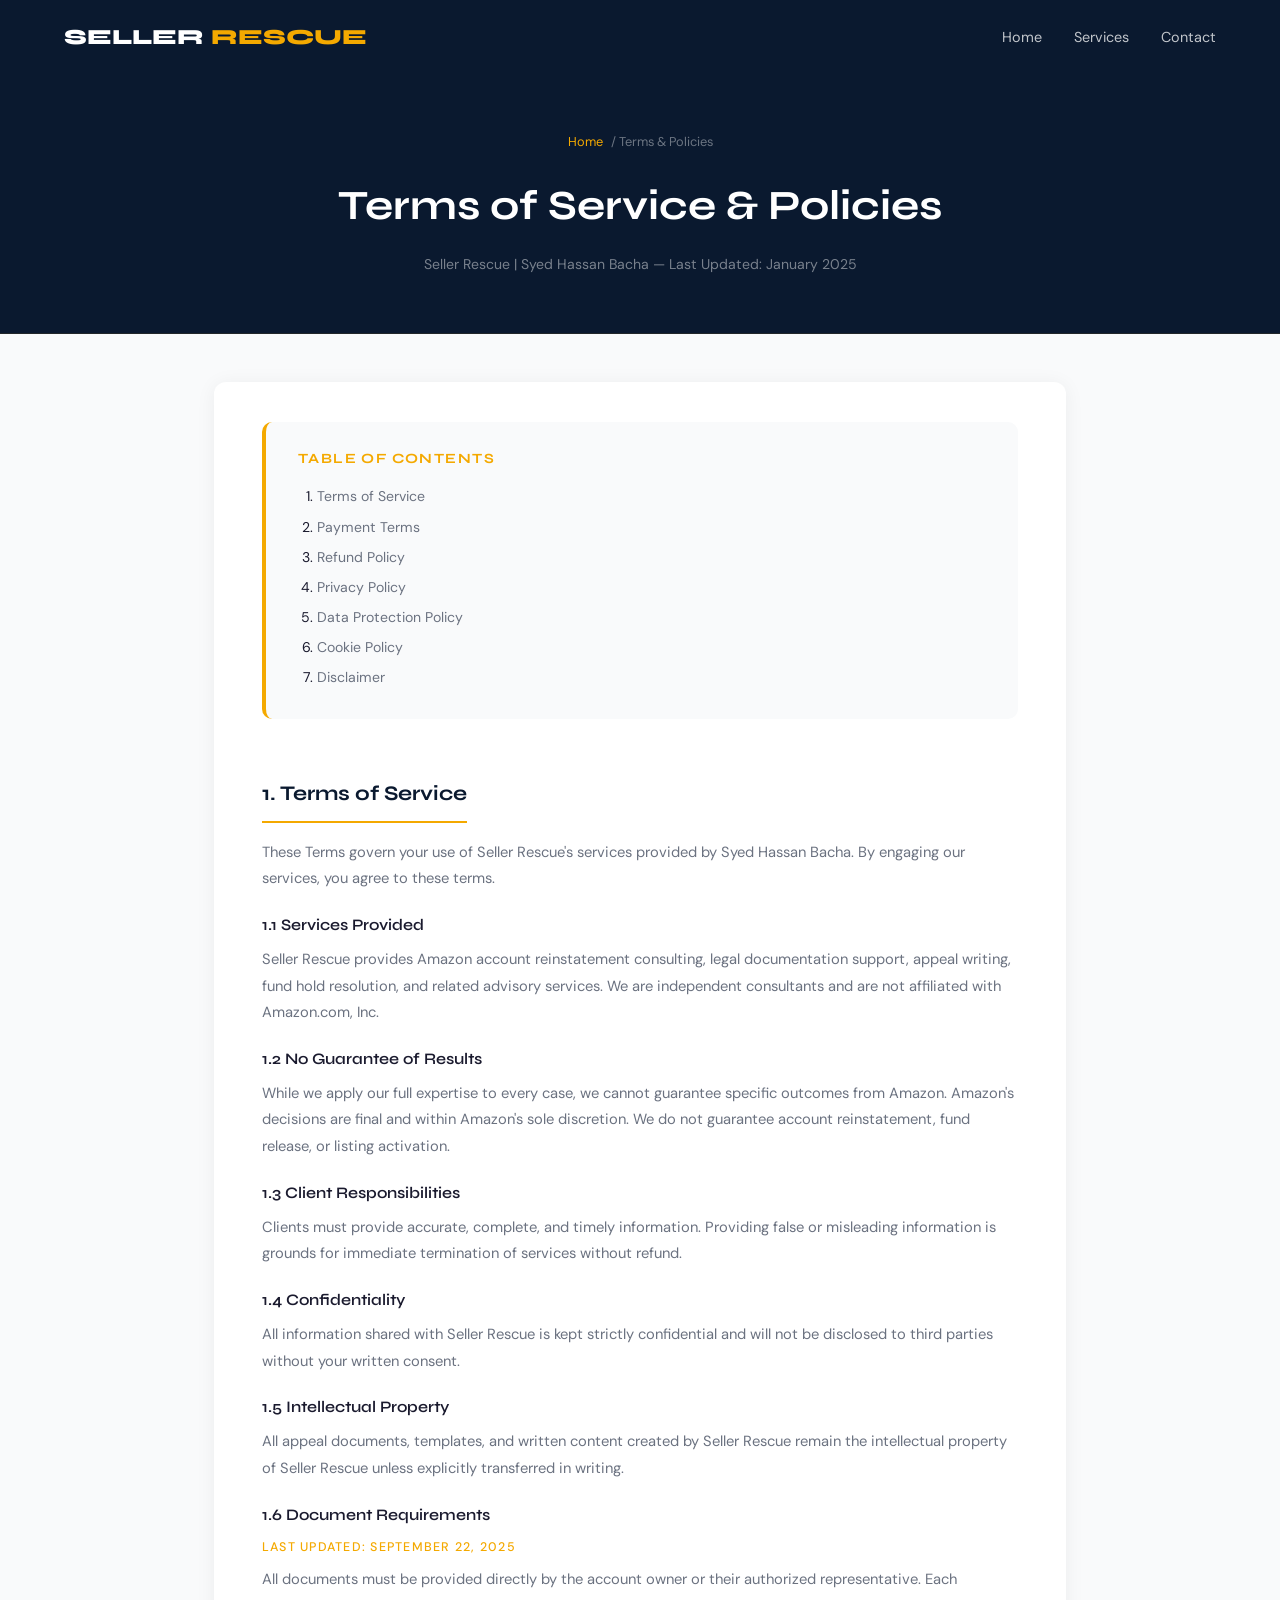
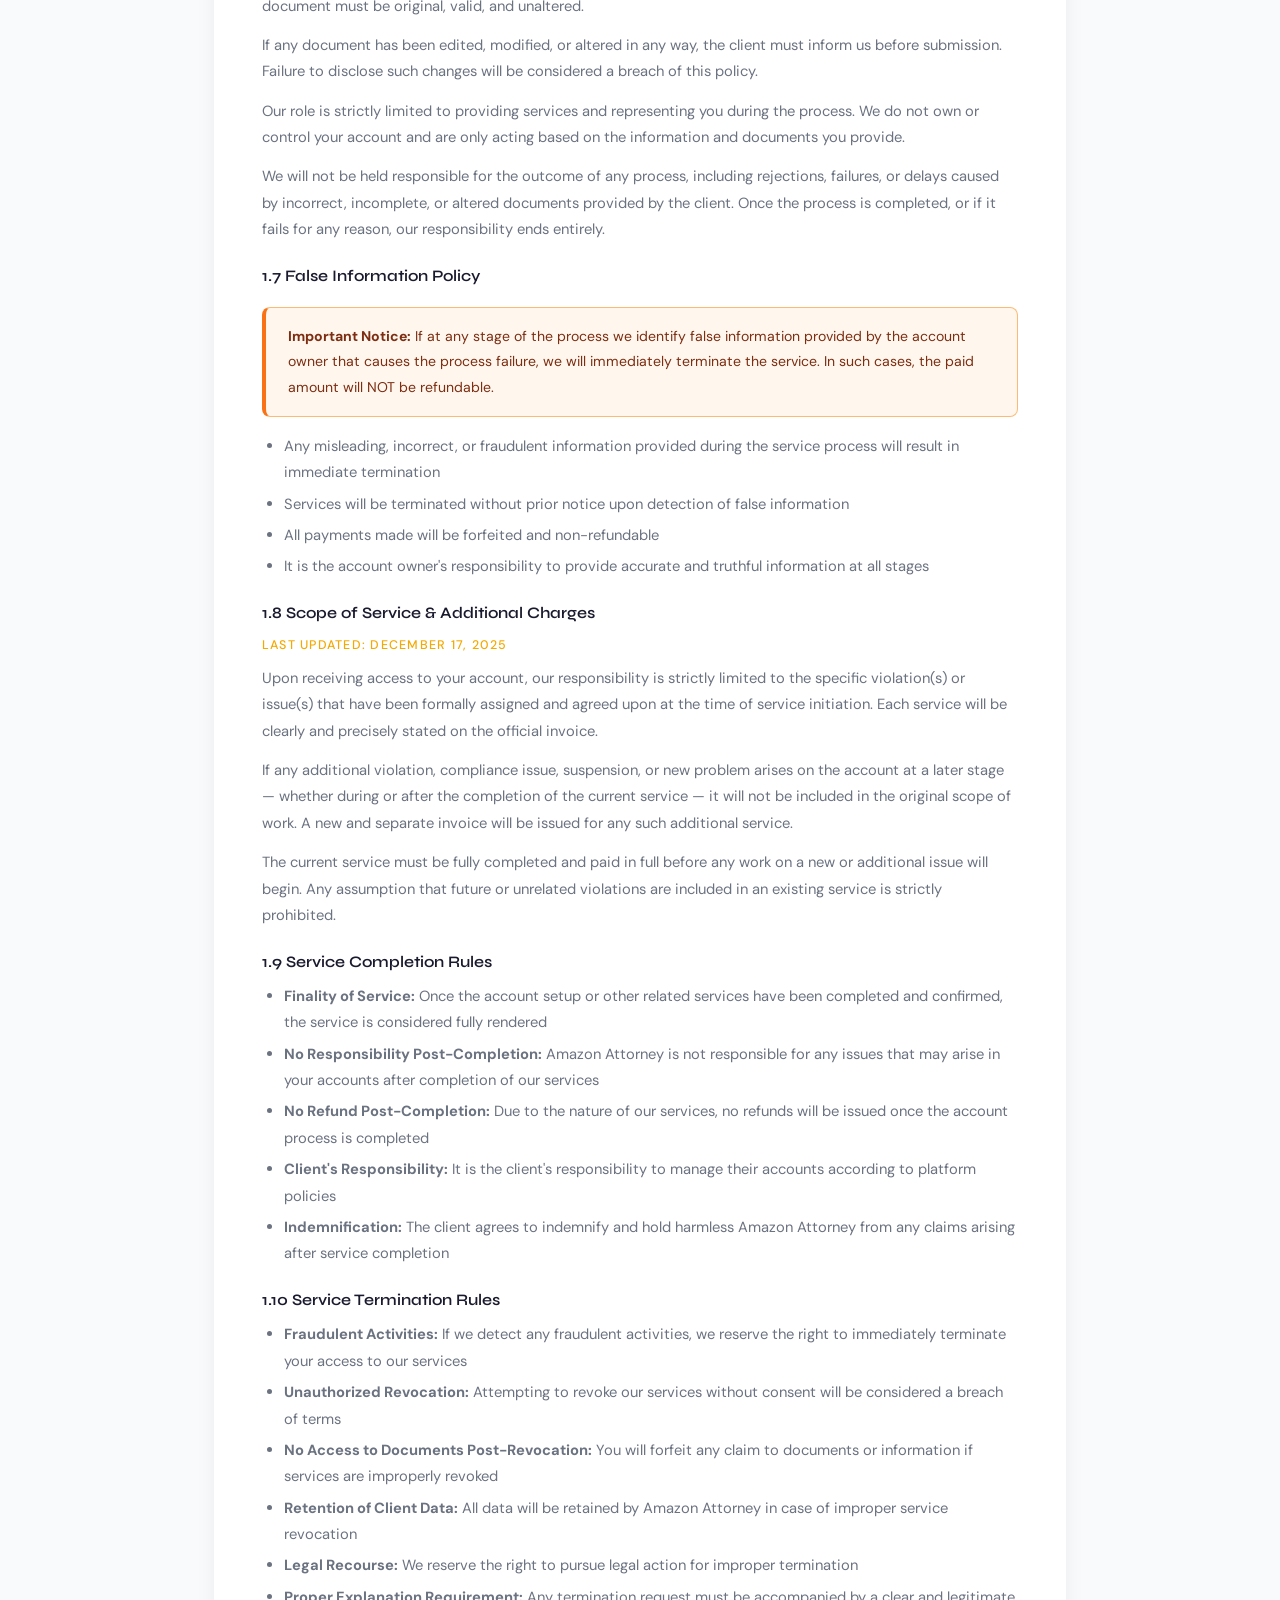
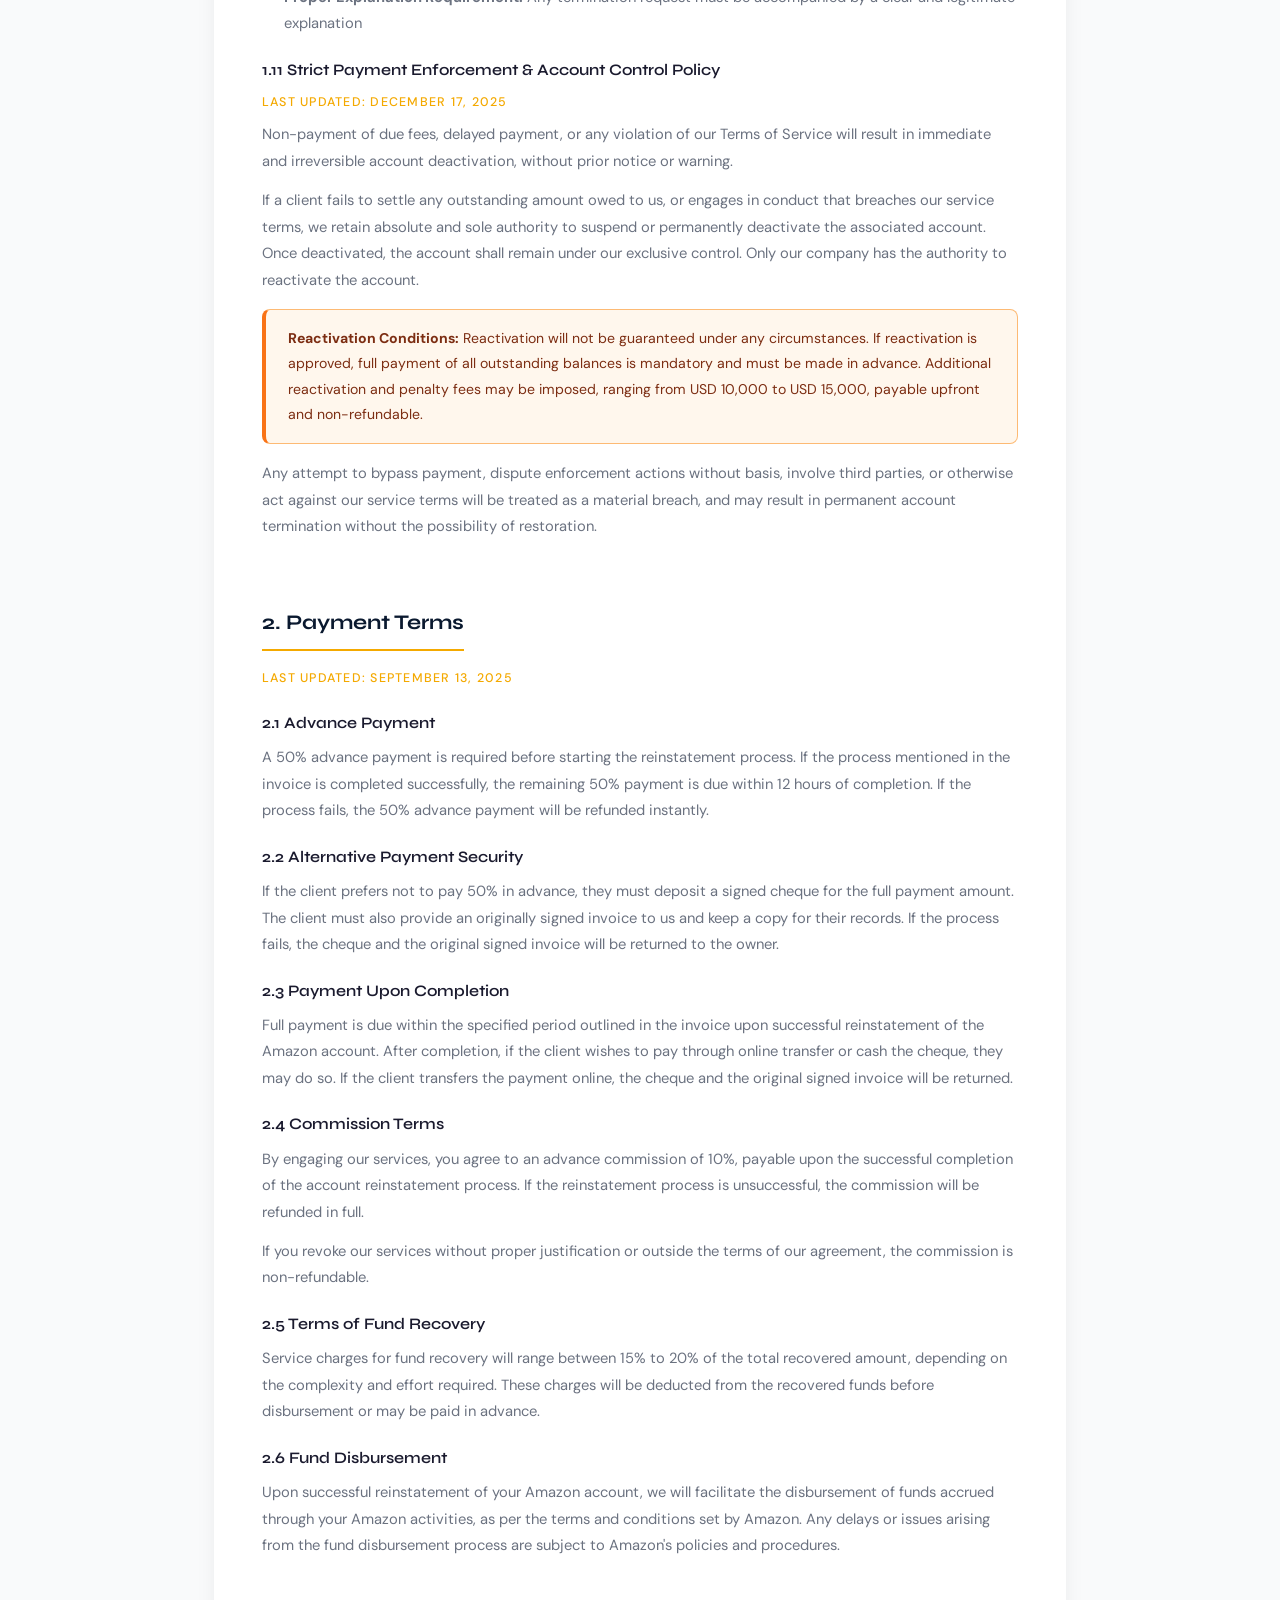
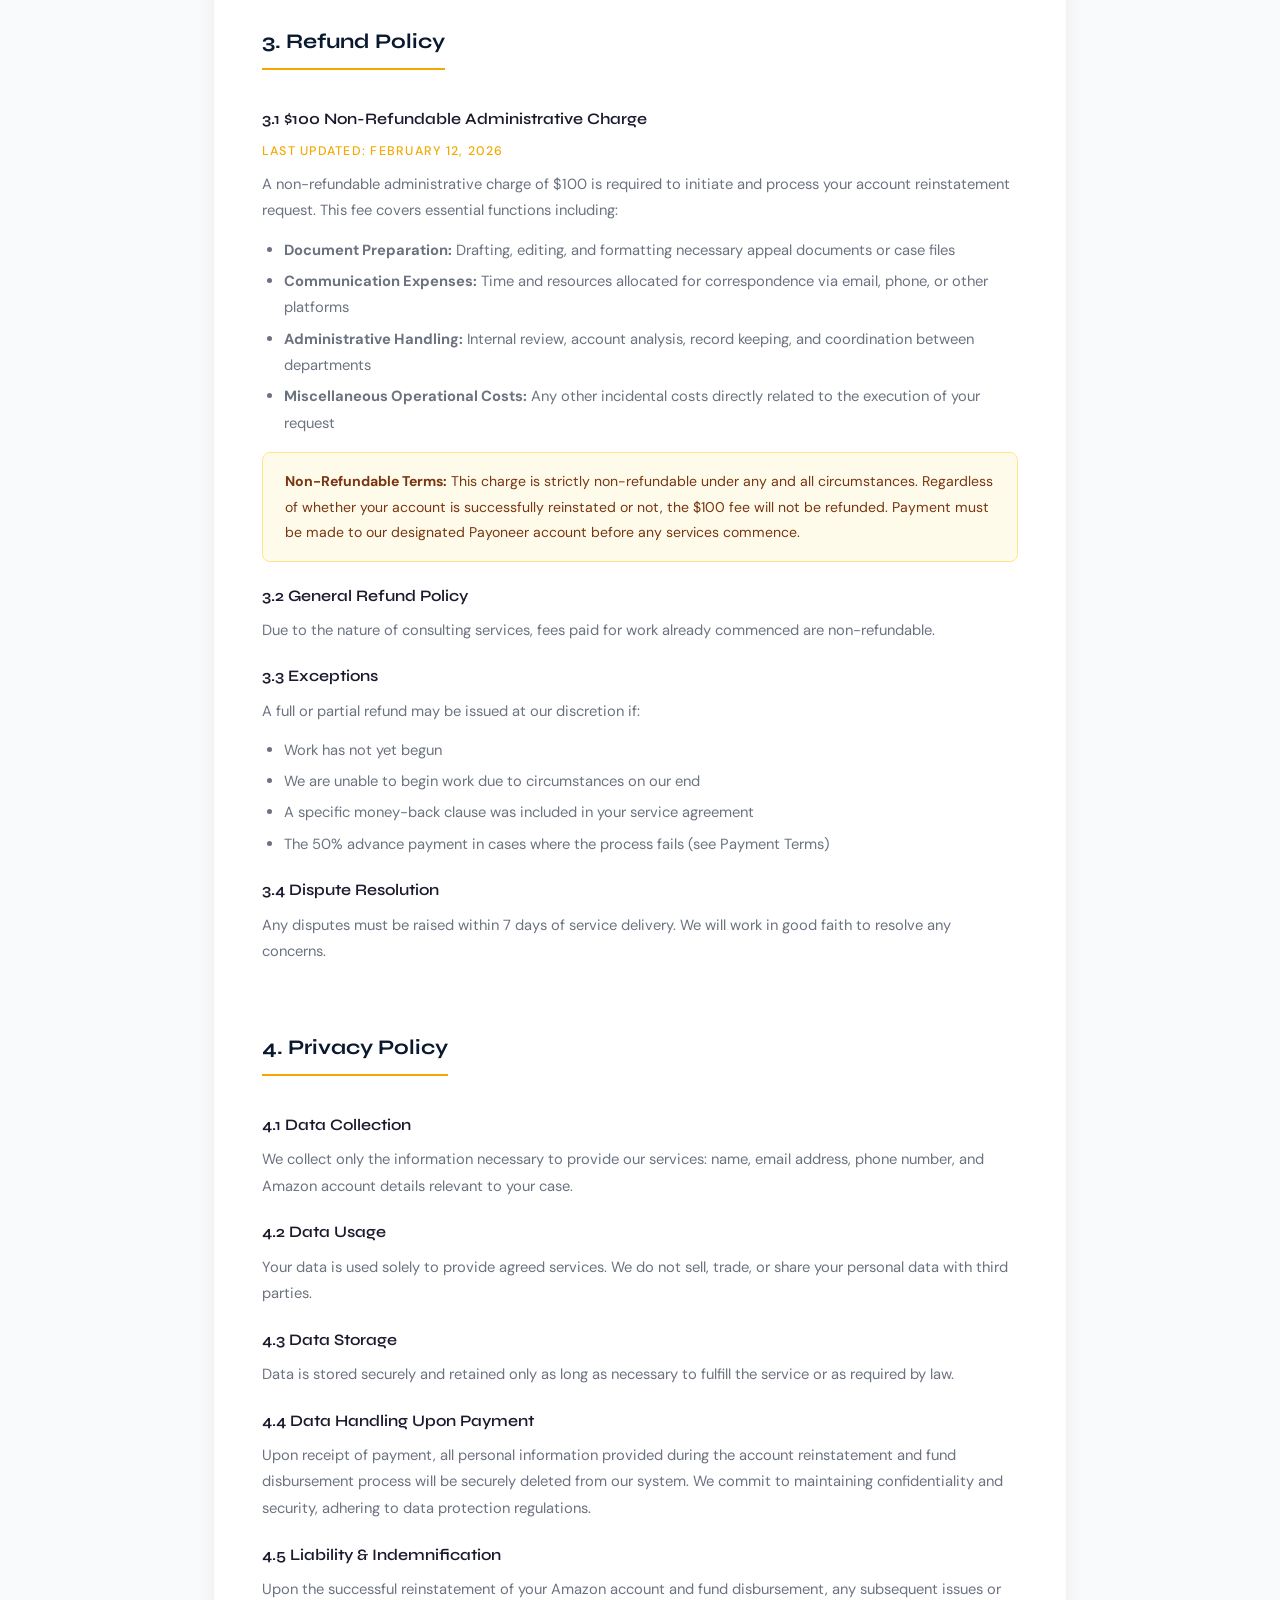
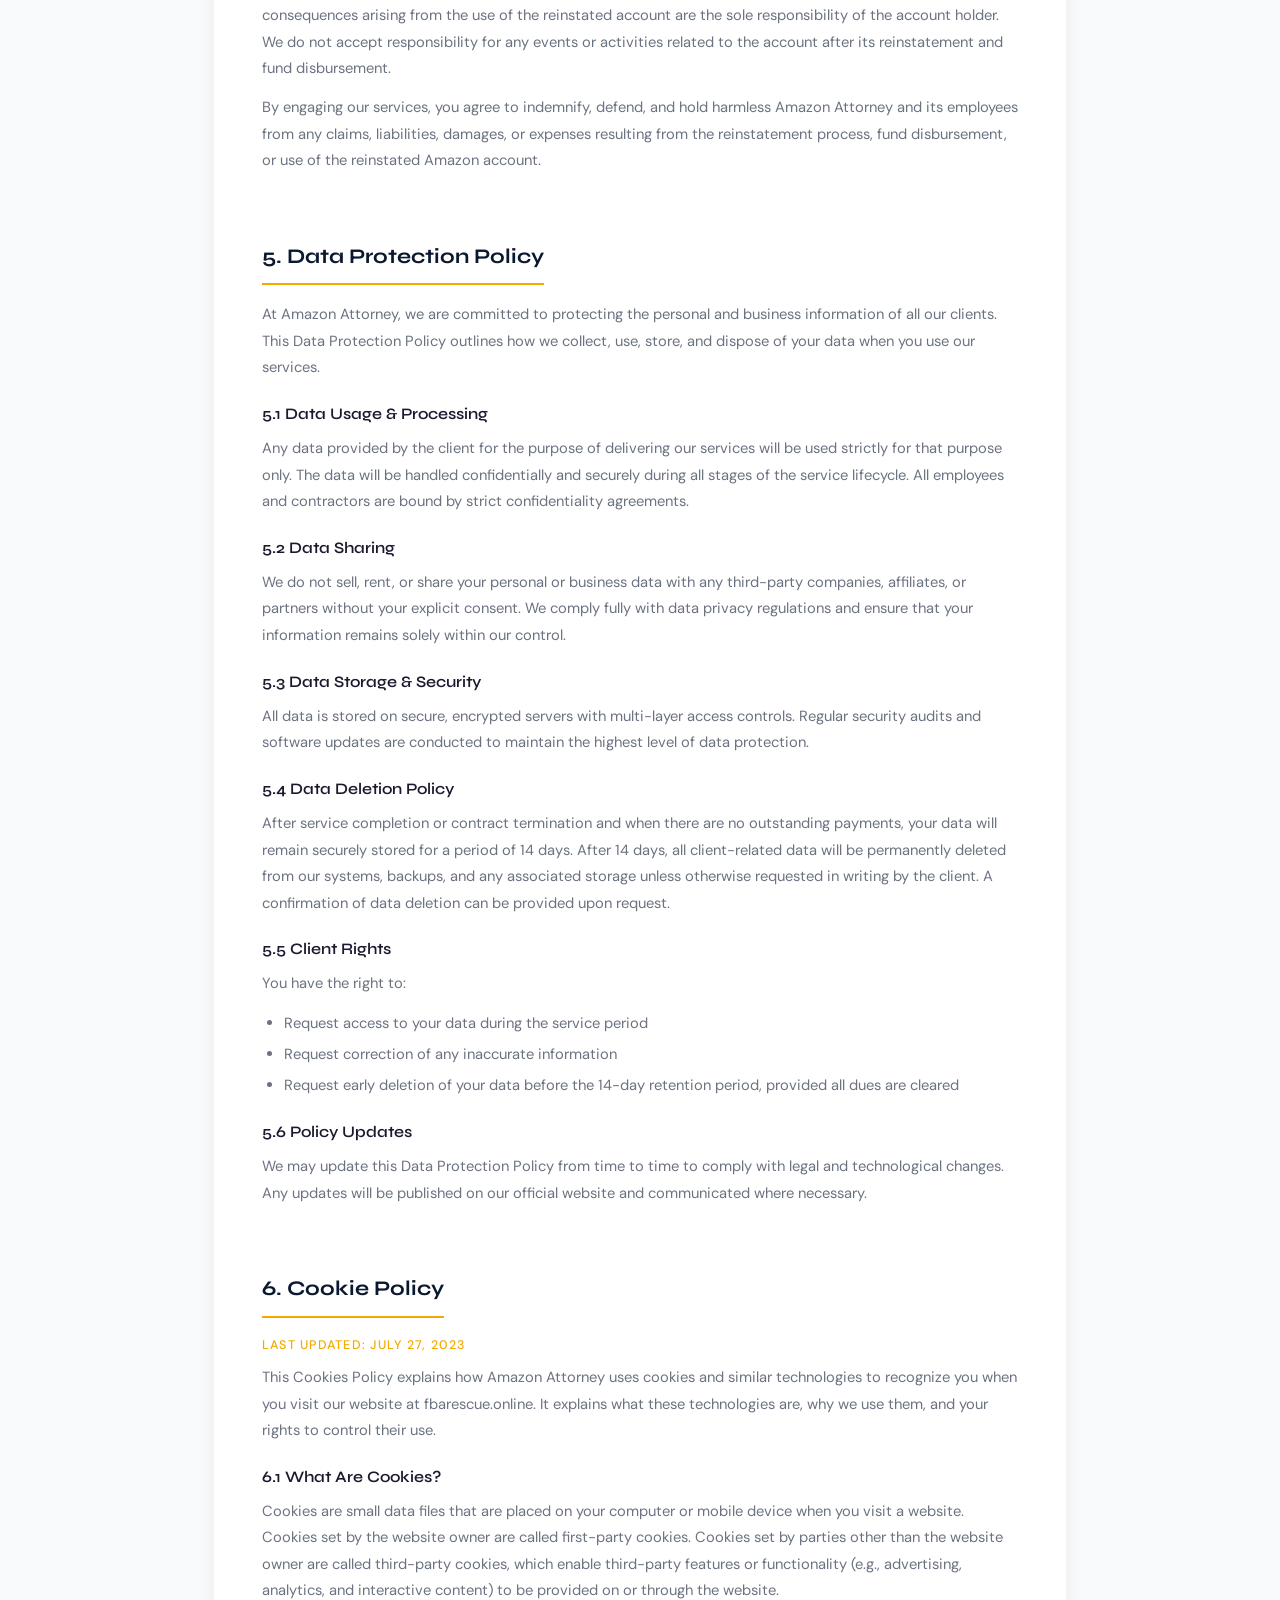
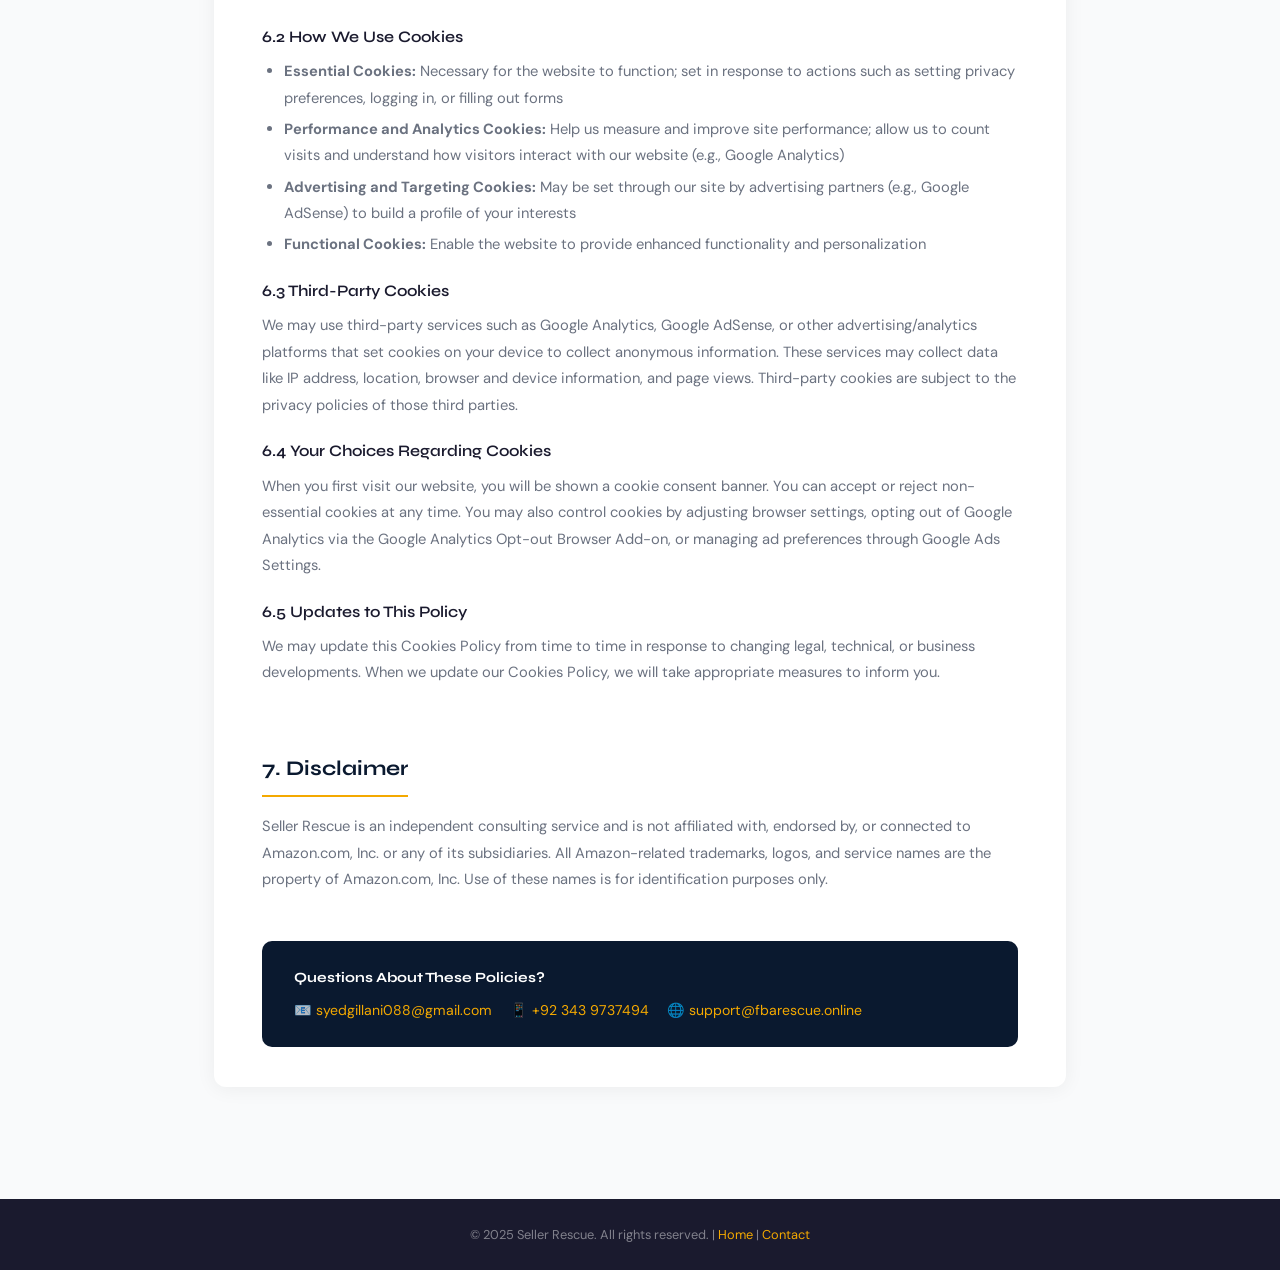
<file: terms.html>
<!DOCTYPE html>
<html lang="en">
<head>
<meta charset="UTF-8">
<meta name="viewport" content="width=device-width,initial-scale=1">
<title>Terms of Service & Policies | Seller Rescue</title>
<meta name="description" content="Terms of Service, Privacy Policy, Refund Policy and more for Seller Rescue by Syed Hassan Bacha.">
<link rel="preconnect" href="https://fonts.googleapis.com">
<link rel="preconnect" href="https://fonts.gstatic.com" crossorigin>
<link href="https://fonts.googleapis.com/css2?family=Syne:wght@400;600;700;800&family=DM+Sans:ital,wght@0,300;0,400;0,500;1,300&display=swap" rel="stylesheet">
<style>
*,*::before,*::after{box-sizing:border-box;margin:0;padding:0}
:root{--navy:#0A192F;--gold:#F4A900;--white:#FFFFFF;--off-white:#F9FAFB;--charcoal:#1A1A2E;--gray:#6B7280;--gray-light:#E5E7EB;--container:900px;--radius:12px}
body{font-family:'DM Sans',sans-serif;background:var(--off-white);color:var(--charcoal);line-height:1.8}
h1,h2,h3{font-family:'Syne',sans-serif;font-weight:700}
nav{background:var(--navy);padding:1.1rem 0}
.nav-inner{display:flex;align-items:center;justify-content:space-between;max-width:1200px;margin:0 auto;padding:0 1.5rem}
.nav-logo{font-family:'Syne',sans-serif;font-weight:800;font-size:1.35rem;color:var(--white);text-decoration:none}
.nav-logo span{color:var(--gold)}
.nav-links{display:flex;gap:2rem;list-style:none}
.nav-links a{color:rgba(255,255,255,.75);text-decoration:none;font-size:.9rem;transition:color .2s}
.nav-links a:hover{color:var(--gold)}
.page-header{background:var(--navy);padding:3.5rem 0;text-align:center;border-bottom:1px solid rgba(244,169,0,.1)}
.page-header h1{color:var(--white);font-size:clamp(1.8rem,3.5vw,2.6rem);margin-bottom:.5rem}
.page-header p{color:rgba(255,255,255,.45);font-size:.88rem}
.breadcrumb{display:flex;align-items:center;justify-content:center;gap:.5rem;font-size:.8rem;color:rgba(255,255,255,.4);margin-bottom:1rem}
.breadcrumb a{color:var(--gold);text-decoration:none}
.terms-wrap{max-width:var(--container);margin:3rem auto;padding:0 1.5rem 4rem}
.terms-card{background:var(--white);border-radius:var(--radius);padding:2.5rem 3rem;box-shadow:0 2px 20px rgba(0,0,0,.06)}
.toc{background:var(--off-white);border-radius:10px;padding:1.5rem 2rem;margin-bottom:2.5rem;border-left:4px solid var(--gold)}
.toc h3{font-size:.88rem;font-weight:700;text-transform:uppercase;letter-spacing:.1em;color:var(--gold);margin-bottom:.8rem}
.toc ol{padding-left:1.2rem}
.toc ol li{font-size:.88rem;margin-bottom:.3rem}
.toc ol li a{color:var(--gray);text-decoration:none;transition:color .2s}
.toc ol li a:hover{color:var(--gold)}
.terms-section{margin-bottom:3rem;padding-top:1rem}
.terms-section h2{font-size:1.3rem;color:var(--navy);margin-bottom:1rem;padding-bottom:.5rem;border-bottom:2px solid var(--gold);display:inline-block}
.terms-section h3{font-size:1rem;color:var(--charcoal);margin:1.2rem 0 .4rem;font-weight:600}
.terms-section p{color:var(--gray);font-size:.92rem;margin-bottom:.8rem}
.terms-section ul{padding-left:1.4rem;color:var(--gray);font-size:.92rem}
.terms-section ul li{margin-bottom:.3rem}
.terms-section .updated{font-size:.78rem;color:var(--gold);font-weight:500;text-transform:uppercase;letter-spacing:.1em;display:block;margin-bottom:.5rem}
.warning-box{background:#FFF7ED;border:1px solid #FDBA74;border-left:4px solid #F97316;border-radius:8px;padding:1rem 1.4rem;margin:1rem 0}
.warning-box p{color:#7C2D12;font-size:.88rem;margin:0}
.highlight-box{background:#FFFBEB;border:1px solid #FDE68A;border-radius:8px;padding:1rem 1.4rem;margin:1rem 0}
.highlight-box p{color:#78350F;font-size:.88rem;margin:0}
.contact-box{background:var(--navy);border-radius:10px;padding:1.5rem 2rem;color:rgba(255,255,255,.7);font-size:.88rem;margin-top:2rem}
.contact-box strong{color:var(--white);display:block;margin-bottom:.5rem;font-family:'Syne',sans-serif}
.contact-box a{color:var(--gold);text-decoration:none}
footer{background:var(--charcoal);color:rgba(255,255,255,.45);padding:1.5rem 0;text-align:center;font-size:.8rem}
footer a{color:var(--gold);text-decoration:none}
@media(max-width:768px){.nav-links{display:none}.terms-card{padding:1.5rem}}
</style>
</head>
<body>

<nav>
  <div class="nav-inner">
    <a href="index.html" class="nav-logo">SELLER <span>RESCUE</span></a>
    <ul class="nav-links">
      <li><a href="index.html">Home</a></li>
      <li><a href="index.html#services">Services</a></li>
      <li><a href="contact.html">Contact</a></li>
    </ul>
  </div>
</nav>

<div class="page-header">
  <div class="breadcrumb"><a href="index.html">Home</a> / Terms & Policies</div>
  <h1>Terms of Service & Policies</h1>
  <p>Seller Rescue | Syed Hassan Bacha — Last Updated: January 2025</p>
</div>

<div class="terms-wrap">
  <div class="terms-card">
    <div class="toc">
      <h3>Table of Contents</h3>
      <ol>
        <li><a href="#tos">Terms of Service</a></li>
        <li><a href="#payment">Payment Terms</a></li>
        <li><a href="#refund">Refund Policy</a></li>
        <li><a href="#privacy">Privacy Policy</a></li>
        <li><a href="#data-protection">Data Protection Policy</a></li>
        <li><a href="#cookies">Cookie Policy</a></li>
        <li><a href="#disclaimer">Disclaimer</a></li>
      </ol>
    </div>

    <!-- 1. TOS -->
    <div class="terms-section" id="tos">
      <h2>1. Terms of Service</h2>
      <p>These Terms govern your use of Seller Rescue's services provided by Syed Hassan Bacha. By engaging our services, you agree to these terms.</p>

      <h3>1.1 Services Provided</h3>
      <p>Seller Rescue provides Amazon account reinstatement consulting, legal documentation support, appeal writing, fund hold resolution, and related advisory services. We are independent consultants and are not affiliated with Amazon.com, Inc.</p>

      <h3>1.2 No Guarantee of Results</h3>
      <p>While we apply our full expertise to every case, we cannot guarantee specific outcomes from Amazon. Amazon's decisions are final and within Amazon's sole discretion. We do not guarantee account reinstatement, fund release, or listing activation.</p>

      <h3>1.3 Client Responsibilities</h3>
      <p>Clients must provide accurate, complete, and timely information. Providing false or misleading information is grounds for immediate termination of services without refund.</p>

      <h3>1.4 Confidentiality</h3>
      <p>All information shared with Seller Rescue is kept strictly confidential and will not be disclosed to third parties without your written consent.</p>

      <h3>1.5 Intellectual Property</h3>
      <p>All appeal documents, templates, and written content created by Seller Rescue remain the intellectual property of Seller Rescue unless explicitly transferred in writing.</p>

      <h3>1.6 Document Requirements</h3>
      <p><span class="updated">Last Updated: September 22, 2025</span>
      All documents must be provided directly by the account owner or their authorized representative. Each document must be original, valid, and unaltered.</p>
      <p>If any document has been edited, modified, or altered in any way, the client must inform us before submission. Failure to disclose such changes will be considered a breach of this policy.</p>
      <p>Our role is strictly limited to providing services and representing you during the process. We do not own or control your account and are only acting based on the information and documents you provide.</p>
      <p>We will not be held responsible for the outcome of any process, including rejections, failures, or delays caused by incorrect, incomplete, or altered documents provided by the client. Once the process is completed, or if it fails for any reason, our responsibility ends entirely.</p>

      <h3>1.7 False Information Policy</h3>
      <div class="warning-box">
        <p><strong>Important Notice:</strong> If at any stage of the process we identify false information provided by the account owner that causes the process failure, we will immediately terminate the service. In such cases, the paid amount will NOT be refundable.</p>
      </div>
      <ul>
        <li>Any misleading, incorrect, or fraudulent information provided during the service process will result in immediate termination</li>
        <li>Services will be terminated without prior notice upon detection of false information</li>
        <li>All payments made will be forfeited and non-refundable</li>
        <li>It is the account owner's responsibility to provide accurate and truthful information at all stages</li>
      </ul>

      <h3>1.8 Scope of Service & Additional Charges</h3>
      <p><span class="updated">Last Updated: December 17, 2025</span>
      Upon receiving access to your account, our responsibility is strictly limited to the specific violation(s) or issue(s) that have been formally assigned and agreed upon at the time of service initiation. Each service will be clearly and precisely stated on the official invoice.</p>
      <p>If any additional violation, compliance issue, suspension, or new problem arises on the account at a later stage — whether during or after the completion of the current service — it will not be included in the original scope of work. A new and separate invoice will be issued for any such additional service.</p>
      <p>The current service must be fully completed and paid in full before any work on a new or additional issue will begin. Any assumption that future or unrelated violations are included in an existing service is strictly prohibited.</p>

      <h3>1.9 Service Completion Rules</h3>
      <ul>
        <li><strong>Finality of Service:</strong> Once the account setup or other related services have been completed and confirmed, the service is considered fully rendered</li>
        <li><strong>No Responsibility Post-Completion:</strong> Amazon Attorney is not responsible for any issues that may arise in your accounts after completion of our services</li>
        <li><strong>No Refund Post-Completion:</strong> Due to the nature of our services, no refunds will be issued once the account process is completed</li>
        <li><strong>Client's Responsibility:</strong> It is the client's responsibility to manage their accounts according to platform policies</li>
        <li><strong>Indemnification:</strong> The client agrees to indemnify and hold harmless Amazon Attorney from any claims arising after service completion</li>
      </ul>

      <h3>1.10 Service Termination Rules</h3>
      <ul>
        <li><strong>Fraudulent Activities:</strong> If we detect any fraudulent activities, we reserve the right to immediately terminate your access to our services</li>
        <li><strong>Unauthorized Revocation:</strong> Attempting to revoke our services without consent will be considered a breach of terms</li>
        <li><strong>No Access to Documents Post-Revocation:</strong> You will forfeit any claim to documents or information if services are improperly revoked</li>
        <li><strong>Retention of Client Data:</strong> All data will be retained by Amazon Attorney in case of improper service revocation</li>
        <li><strong>Legal Recourse:</strong> We reserve the right to pursue legal action for improper termination</li>
        <li><strong>Proper Explanation Requirement:</strong> Any termination request must be accompanied by a clear and legitimate explanation</li>
      </ul>

      <h3>1.11 Strict Payment Enforcement & Account Control Policy</h3>
      <p><span class="updated">Last Updated: December 17, 2025</span>
      Non-payment of due fees, delayed payment, or any violation of our Terms of Service will result in immediate and irreversible account deactivation, without prior notice or warning.</p>
      <p>If a client fails to settle any outstanding amount owed to us, or engages in conduct that breaches our service terms, we retain absolute and sole authority to suspend or permanently deactivate the associated account. Once deactivated, the account shall remain under our exclusive control. Only our company has the authority to reactivate the account.</p>
      <div class="warning-box">
        <p><strong>Reactivation Conditions:</strong> Reactivation will not be guaranteed under any circumstances. If reactivation is approved, full payment of all outstanding balances is mandatory and must be made in advance. Additional reactivation and penalty fees may be imposed, ranging from USD 10,000 to USD 15,000, payable upfront and non-refundable.</p>
      </div>
      <p>Any attempt to bypass payment, dispute enforcement actions without basis, involve third parties, or otherwise act against our service terms will be treated as a material breach, and may result in permanent account termination without the possibility of restoration.</p>
    </div>

    <!-- 2. PAYMENT TERMS -->
    <div class="terms-section" id="payment">
      <h2>2. Payment Terms</h2>
      <p><span class="updated">Last Updated: September 13, 2025</span></p>

      <h3>2.1 Advance Payment</h3>
      <p>A 50% advance payment is required before starting the reinstatement process. If the process mentioned in the invoice is completed successfully, the remaining 50% payment is due within 12 hours of completion. If the process fails, the 50% advance payment will be refunded instantly.</p>

      <h3>2.2 Alternative Payment Security</h3>
      <p>If the client prefers not to pay 50% in advance, they must deposit a signed cheque for the full payment amount. The client must also provide an originally signed invoice to us and keep a copy for their records. If the process fails, the cheque and the original signed invoice will be returned to the owner.</p>

      <h3>2.3 Payment Upon Completion</h3>
      <p>Full payment is due within the specified period outlined in the invoice upon successful reinstatement of the Amazon account. After completion, if the client wishes to pay through online transfer or cash the cheque, they may do so. If the client transfers the payment online, the cheque and the original signed invoice will be returned.</p>

      <h3>2.4 Commission Terms</h3>
      <p>By engaging our services, you agree to an advance commission of 10%, payable upon the successful completion of the account reinstatement process. If the reinstatement process is unsuccessful, the commission will be refunded in full.</p>
      <p>If you revoke our services without proper justification or outside the terms of our agreement, the commission is non-refundable.</p>

      <h3>2.5 Terms of Fund Recovery</h3>
      <p>Service charges for fund recovery will range between 15% to 20% of the total recovered amount, depending on the complexity and effort required. These charges will be deducted from the recovered funds before disbursement or may be paid in advance.</p>

      <h3>2.6 Fund Disbursement</h3>
      <p>Upon successful reinstatement of your Amazon account, we will facilitate the disbursement of funds accrued through your Amazon activities, as per the terms and conditions set by Amazon. Any delays or issues arising from the fund disbursement process are subject to Amazon's policies and procedures.</p>
    </div>

    <!-- 3. REFUND POLICY -->
    <div class="terms-section" id="refund">
      <h2>3. Refund Policy</h2>

      <h3>3.1 $100 Non-Refundable Administrative Charge</h3>
      <p><span class="updated">Last Updated: February 12, 2026</span>
      A non-refundable administrative charge of $100 is required to initiate and process your account reinstatement request. This fee covers essential functions including:</p>
      <ul>
        <li><strong>Document Preparation:</strong> Drafting, editing, and formatting necessary appeal documents or case files</li>
        <li><strong>Communication Expenses:</strong> Time and resources allocated for correspondence via email, phone, or other platforms</li>
        <li><strong>Administrative Handling:</strong> Internal review, account analysis, record keeping, and coordination between departments</li>
        <li><strong>Miscellaneous Operational Costs:</strong> Any other incidental costs directly related to the execution of your request</li>
      </ul>
      <div class="highlight-box">
        <p><strong>Non-Refundable Terms:</strong> This charge is strictly non-refundable under any and all circumstances. Regardless of whether your account is successfully reinstated or not, the $100 fee will not be refunded. Payment must be made to our designated Payoneer account before any services commence.</p>
      </div>

      <h3>3.2 General Refund Policy</h3>
      <p>Due to the nature of consulting services, fees paid for work already commenced are non-refundable.</p>

      <h3>3.3 Exceptions</h3>
      <p>A full or partial refund may be issued at our discretion if:</p>
      <ul>
        <li>Work has not yet begun</li>
        <li>We are unable to begin work due to circumstances on our end</li>
        <li>A specific money-back clause was included in your service agreement</li>
        <li>The 50% advance payment in cases where the process fails (see Payment Terms)</li>
      </ul>

      <h3>3.4 Dispute Resolution</h3>
      <p>Any disputes must be raised within 7 days of service delivery. We will work in good faith to resolve any concerns.</p>
    </div>

    <!-- 4. PRIVACY -->
    <div class="terms-section" id="privacy">
      <h2>4. Privacy Policy</h2>

      <h3>4.1 Data Collection</h3>
      <p>We collect only the information necessary to provide our services: name, email address, phone number, and Amazon account details relevant to your case.</p>

      <h3>4.2 Data Usage</h3>
      <p>Your data is used solely to provide agreed services. We do not sell, trade, or share your personal data with third parties.</p>

      <h3>4.3 Data Storage</h3>
      <p>Data is stored securely and retained only as long as necessary to fulfill the service or as required by law.</p>

      <h3>4.4 Data Handling Upon Payment</h3>
      <p>Upon receipt of payment, all personal information provided during the account reinstatement and fund disbursement process will be securely deleted from our system. We commit to maintaining confidentiality and security, adhering to data protection regulations.</p>

      <h3>4.5 Liability & Indemnification</h3>
      <p>Upon the successful reinstatement of your Amazon account and fund disbursement, any subsequent issues or consequences arising from the use of the reinstated account are the sole responsibility of the account holder. We do not accept responsibility for any events or activities related to the account after its reinstatement and fund disbursement.</p>
      <p>By engaging our services, you agree to indemnify, defend, and hold harmless Amazon Attorney and its employees from any claims, liabilities, damages, or expenses resulting from the reinstatement process, fund disbursement, or use of the reinstated Amazon account.</p>
    </div>

    <!-- 5. DATA PROTECTION -->
    <div class="terms-section" id="data-protection">
      <h2>5. Data Protection Policy</h2>
      <p>At Amazon Attorney, we are committed to protecting the personal and business information of all our clients. This Data Protection Policy outlines how we collect, use, store, and dispose of your data when you use our services.</p>

      <h3>5.1 Data Usage & Processing</h3>
      <p>Any data provided by the client for the purpose of delivering our services will be used strictly for that purpose only. The data will be handled confidentially and securely during all stages of the service lifecycle. All employees and contractors are bound by strict confidentiality agreements.</p>

      <h3>5.2 Data Sharing</h3>
      <p>We do not sell, rent, or share your personal or business data with any third-party companies, affiliates, or partners without your explicit consent. We comply fully with data privacy regulations and ensure that your information remains solely within our control.</p>

      <h3>5.3 Data Storage & Security</h3>
      <p>All data is stored on secure, encrypted servers with multi-layer access controls. Regular security audits and software updates are conducted to maintain the highest level of data protection.</p>

      <h3>5.4 Data Deletion Policy</h3>
      <p>After service completion or contract termination and when there are no outstanding payments, your data will remain securely stored for a period of 14 days. After 14 days, all client-related data will be permanently deleted from our systems, backups, and any associated storage unless otherwise requested in writing by the client. A confirmation of data deletion can be provided upon request.</p>

      <h3>5.5 Client Rights</h3>
      <p>You have the right to:</p>
      <ul>
        <li>Request access to your data during the service period</li>
        <li>Request correction of any inaccurate information</li>
        <li>Request early deletion of your data before the 14-day retention period, provided all dues are cleared</li>
      </ul>

      <h3>5.6 Policy Updates</h3>
      <p>We may update this Data Protection Policy from time to time to comply with legal and technological changes. Any updates will be published on our official website and communicated where necessary.</p>
    </div>

    <!-- 6. COOKIES -->
    <div class="terms-section" id="cookies">
      <h2>6. Cookie Policy</h2>
      <p><span class="updated">Last Updated: July 27, 2023</span>
      This Cookies Policy explains how Amazon Attorney uses cookies and similar technologies to recognize you when you visit our website at fbarescue.online. It explains what these technologies are, why we use them, and your rights to control their use.</p>

      <h3>6.1 What Are Cookies?</h3>
      <p>Cookies are small data files that are placed on your computer or mobile device when you visit a website. Cookies set by the website owner are called first-party cookies. Cookies set by parties other than the website owner are called third-party cookies, which enable third-party features or functionality (e.g., advertising, analytics, and interactive content) to be provided on or through the website.</p>

      <h3>6.2 How We Use Cookies</h3>
      <ul>
        <li><strong>Essential Cookies:</strong> Necessary for the website to function; set in response to actions such as setting privacy preferences, logging in, or filling out forms</li>
        <li><strong>Performance and Analytics Cookies:</strong> Help us measure and improve site performance; allow us to count visits and understand how visitors interact with our website (e.g., Google Analytics)</li>
        <li><strong>Advertising and Targeting Cookies:</strong> May be set through our site by advertising partners (e.g., Google AdSense) to build a profile of your interests</li>
        <li><strong>Functional Cookies:</strong> Enable the website to provide enhanced functionality and personalization</li>
      </ul>

      <h3>6.3 Third-Party Cookies</h3>
      <p>We may use third-party services such as Google Analytics, Google AdSense, or other advertising/analytics platforms that set cookies on your device to collect anonymous information. These services may collect data like IP address, location, browser and device information, and page views. Third-party cookies are subject to the privacy policies of those third parties.</p>

      <h3>6.4 Your Choices Regarding Cookies</h3>
      <p>When you first visit our website, you will be shown a cookie consent banner. You can accept or reject non-essential cookies at any time. You may also control cookies by adjusting browser settings, opting out of Google Analytics via the Google Analytics Opt-out Browser Add-on, or managing ad preferences through Google Ads Settings.</p>

      <h3>6.5 Updates to This Policy</h3>
      <p>We may update this Cookies Policy from time to time in response to changing legal, technical, or business developments. When we update our Cookies Policy, we will take appropriate measures to inform you.</p>
    </div>

    <!-- 7. DISCLAIMER -->
    <div class="terms-section" id="disclaimer">
      <h2>7. Disclaimer</h2>
      <p>Seller Rescue is an independent consulting service and is not affiliated with, endorsed by, or connected to Amazon.com, Inc. or any of its subsidiaries. All Amazon-related trademarks, logos, and service names are the property of Amazon.com, Inc. Use of these names is for identification purposes only.</p>
    </div>

    <div class="contact-box">
      <strong>Questions About These Policies?</strong>
      📧 <a href="mailto:syedgillani088@gmail.com">syedgillani088@gmail.com</a>&emsp;
      📱 <a href="tel:+923439737494">+92 343 9737494</a>&emsp;
      🌐 <a href="mailto:support@fbarescue.online">support@fbarescue.online</a>
    </div>
  </div>
</div>

<footer>
  <p>© 2025 Seller Rescue. All rights reserved. | <a href="index.html">Home</a> | <a href="contact.html">Contact</a></p>
</footer>

</body>
</html>
</file>
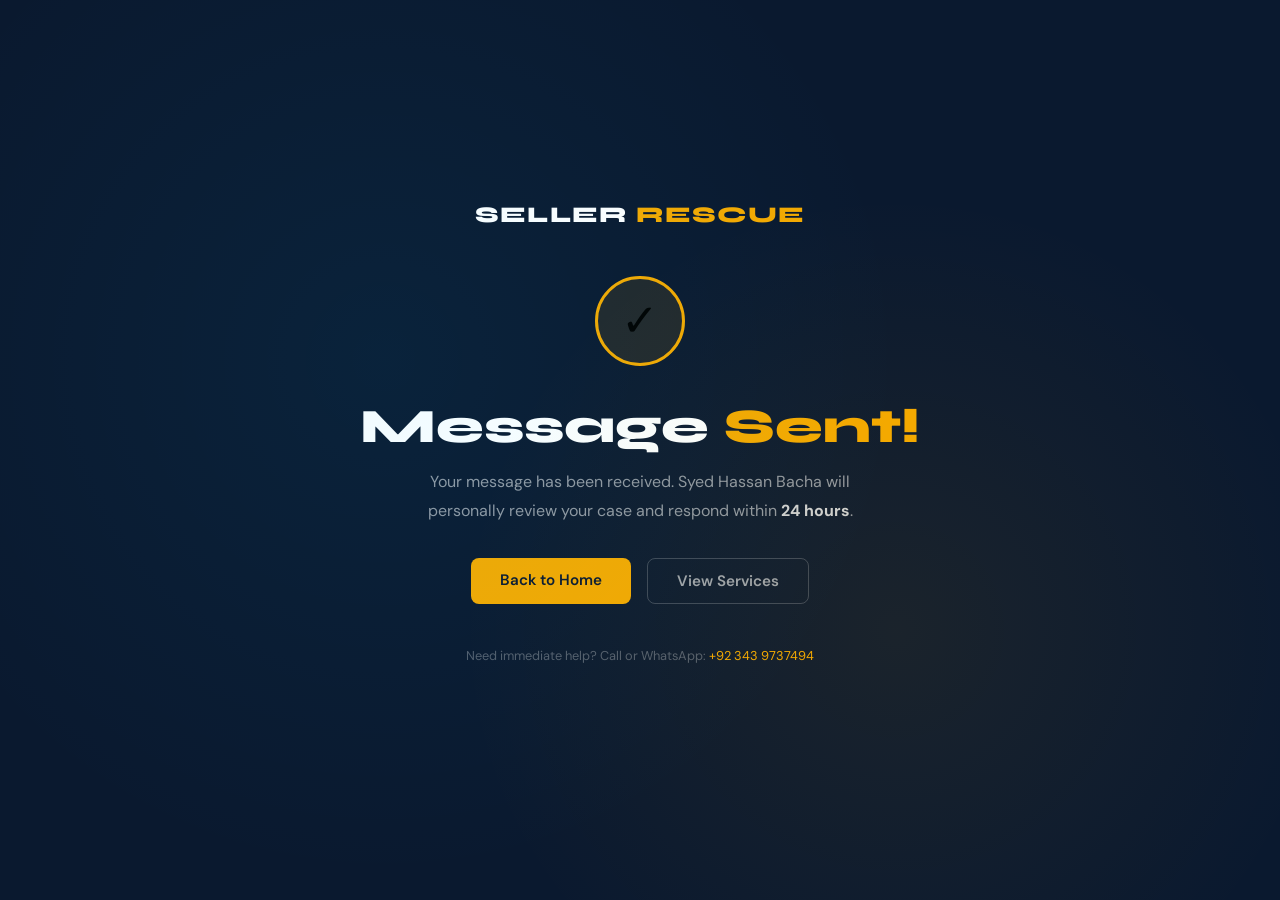
<file: thank-you.html>
<!DOCTYPE html>
<html lang="en">
<head>
<meta charset="UTF-8">
<meta name="viewport" content="width=device-width,initial-scale=1">
<title>Message Sent | Seller Rescue</title>
<meta name="robots" content="noindex, nofollow">
<link rel="preconnect" href="https://fonts.googleapis.com">
<link href="https://fonts.googleapis.com/css2?family=Syne:wght@700;800&family=DM+Sans:wght@300;400;500&display=swap" rel="stylesheet">
<style>
*,*::before,*::after{box-sizing:border-box;margin:0;padding:0}
:root{--navy:#0A192F;--gold:#F4A900;--white:#FFFFFF;--charcoal:#1A1A2E;--gray:#6B7280}
body{font-family:'DM Sans',sans-serif;background:var(--navy);min-height:100vh;display:flex;flex-direction:column;align-items:center;justify-content:center;text-align:center;padding:2rem;overflow:hidden;position:relative}
body::before{content:'';position:absolute;inset:0;background-image:radial-gradient(circle at 30% 40%,rgba(0,191,255,.06) 0%,transparent 50%),radial-gradient(circle at 70% 70%,rgba(244,169,0,.07) 0%,transparent 40%);pointer-events:none}
.logo{font-family:'Syne',sans-serif;font-weight:800;font-size:1.4rem;color:var(--white);margin-bottom:3rem;letter-spacing:.05em}
.logo span{color:var(--gold)}
.checkmark{width:90px;height:90px;background:rgba(244,169,0,.1);border:3px solid var(--gold);border-radius:50%;display:flex;align-items:center;justify-content:center;font-size:2.8rem;margin:0 auto 2rem;animation:popIn .6s cubic-bezier(.34,1.56,.64,1)}
@keyframes popIn{0%{transform:scale(0);opacity:0}100%{transform:scale(1);opacity:1}}
h1{font-family:'Syne',sans-serif;font-size:clamp(2rem,4vw,3rem);color:var(--white);margin-bottom:.8rem;font-weight:800}
h1 span{color:var(--gold)}
p{color:rgba(255,255,255,.55);font-size:1rem;max-width:450px;line-height:1.8;margin-bottom:2rem}
.actions{display:flex;gap:1rem;justify-content:center;flex-wrap:wrap}
.btn{padding:.75rem 1.8rem;border-radius:8px;font-weight:600;text-decoration:none;font-size:.95rem;transition:all .25s}
.btn-gold{background:var(--gold);color:var(--navy)}
.btn-gold:hover{background:#ffc33d}
.btn-ghost{background:transparent;color:rgba(255,255,255,.6);border:1.5px solid rgba(255,255,255,.2)}
.btn-ghost:hover{border-color:var(--gold);color:var(--gold)}
.note{margin-top:2.5rem;color:rgba(255,255,255,.3);font-size:.8rem}
.note a{color:var(--gold);text-decoration:none}
.countdown{font-family:'Syne',sans-serif;font-weight:700;color:var(--gold)}
</style>
</head>
<body>
<div class="logo">SELLER <span>RESCUE</span></div>
<div class="checkmark">✓</div>
<h1>Message <span>Sent!</span></h1>
<p>Your message has been received. Syed Hassan Bacha will personally review your case and respond within <strong style="color:rgba(255,255,255,.8)">24 hours</strong>.</p>
<div class="actions">
  <a href="index.html" class="btn btn-gold">Back to Home</a>
  <a href="index.html#services" class="btn btn-ghost">View Services</a>
</div>
<p class="note">Need immediate help? Call or WhatsApp: <a href="tel:+923439737494">+92 343 9737494</a></p>

<script>
// Optional: auto-redirect after 10s
let sec = 10;
const note = document.querySelector('.note');
const timer = setInterval(()=>{
  sec--;
  if(sec<=0){clearInterval(timer);window.location.href='index.html';}
},1000);
</script>
</body>
</html>
</file>
